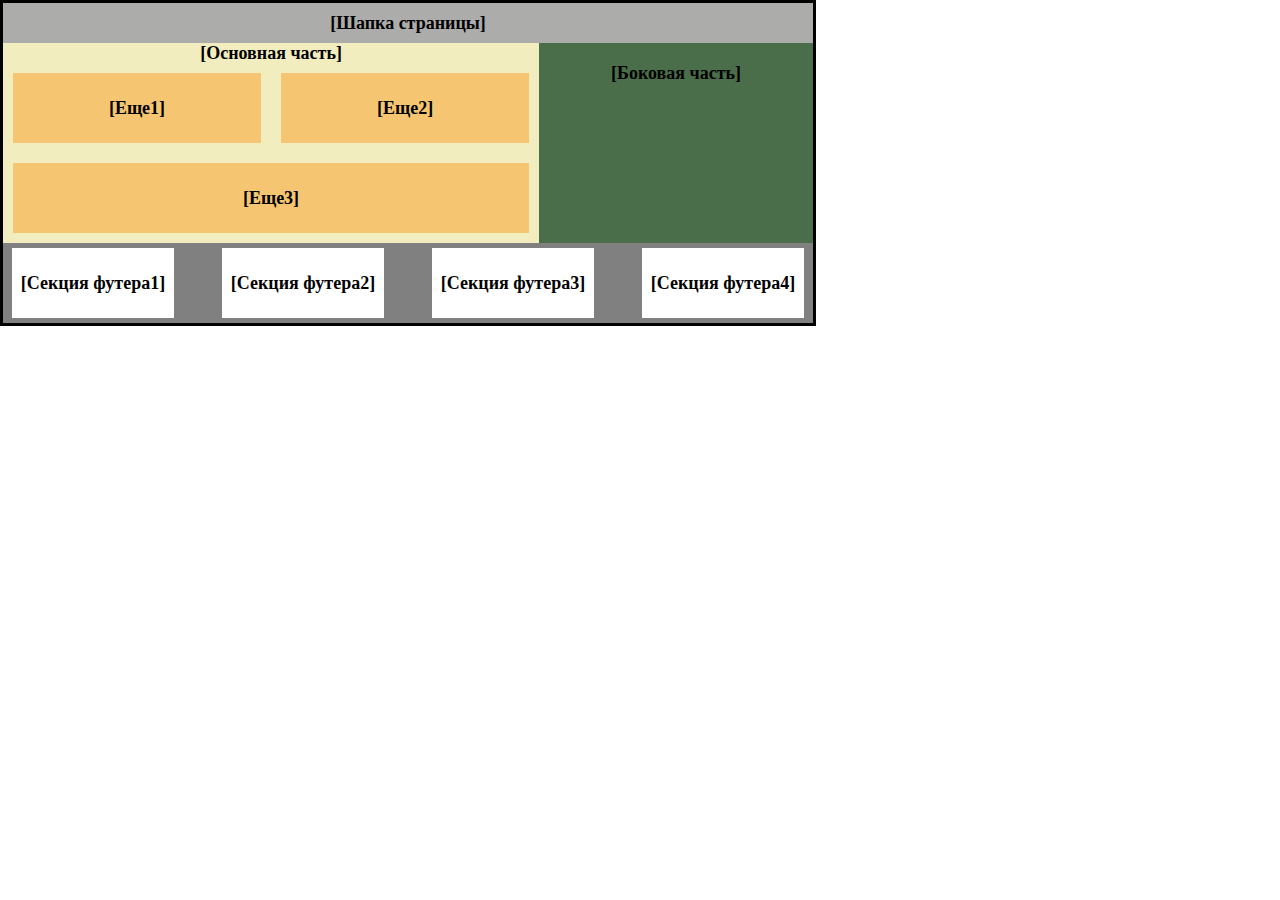
<file: index.html>
<!DOCTYPE html>
<html lang="en">

<head>
    <meta charset="UTF-8">
    <meta http-equiv="X-UA-Compatible" content="IE=edge">
    <meta name="viewport" content="width=device-width, initial-scale=1.0">
    <link rel="stylesheet" href="/styles/styles.css">
    <link rel="stylesheet" href="/styles/normalize.css">
    <title>Table Grid</title>

</head>

<body>
    <div class="container">
        <header class="header" style="background-color: rgba(152, 152, 150, 0.805);"> [Шапка страницы]</header>
        <main class="main">
            <div class="main1" style="background-color: rgba(237, 233, 176, 0.805);">[Основная часть]
                <section>
                    <div class="else1" style="background-color: rgb(246, 197, 113);">[Еще1]</div>
                    <div class="else1" style="background-color:rgb(246, 197, 113);">[Еще2]</div>
                </section>
                <article>
                    <div class="else2" style="background-color: rgb(246, 197, 113);">[Еще3]</div>
                </article>
            </div>

            <aside class="sidebar" style="background-color: rgb(74, 110, 74)">[Боковая часть]</aside>
        </main>
        <footer class="footer">
            <div class="foot">[Секция футера1]</div>
            <div class="foot">[Секция футера2]</div>
            <div class="foot">[Секция футера3]</div>
            <div class="foot">[Секция футера4]</div>
        </footer>
    </div>
</body>

</html>
</file>
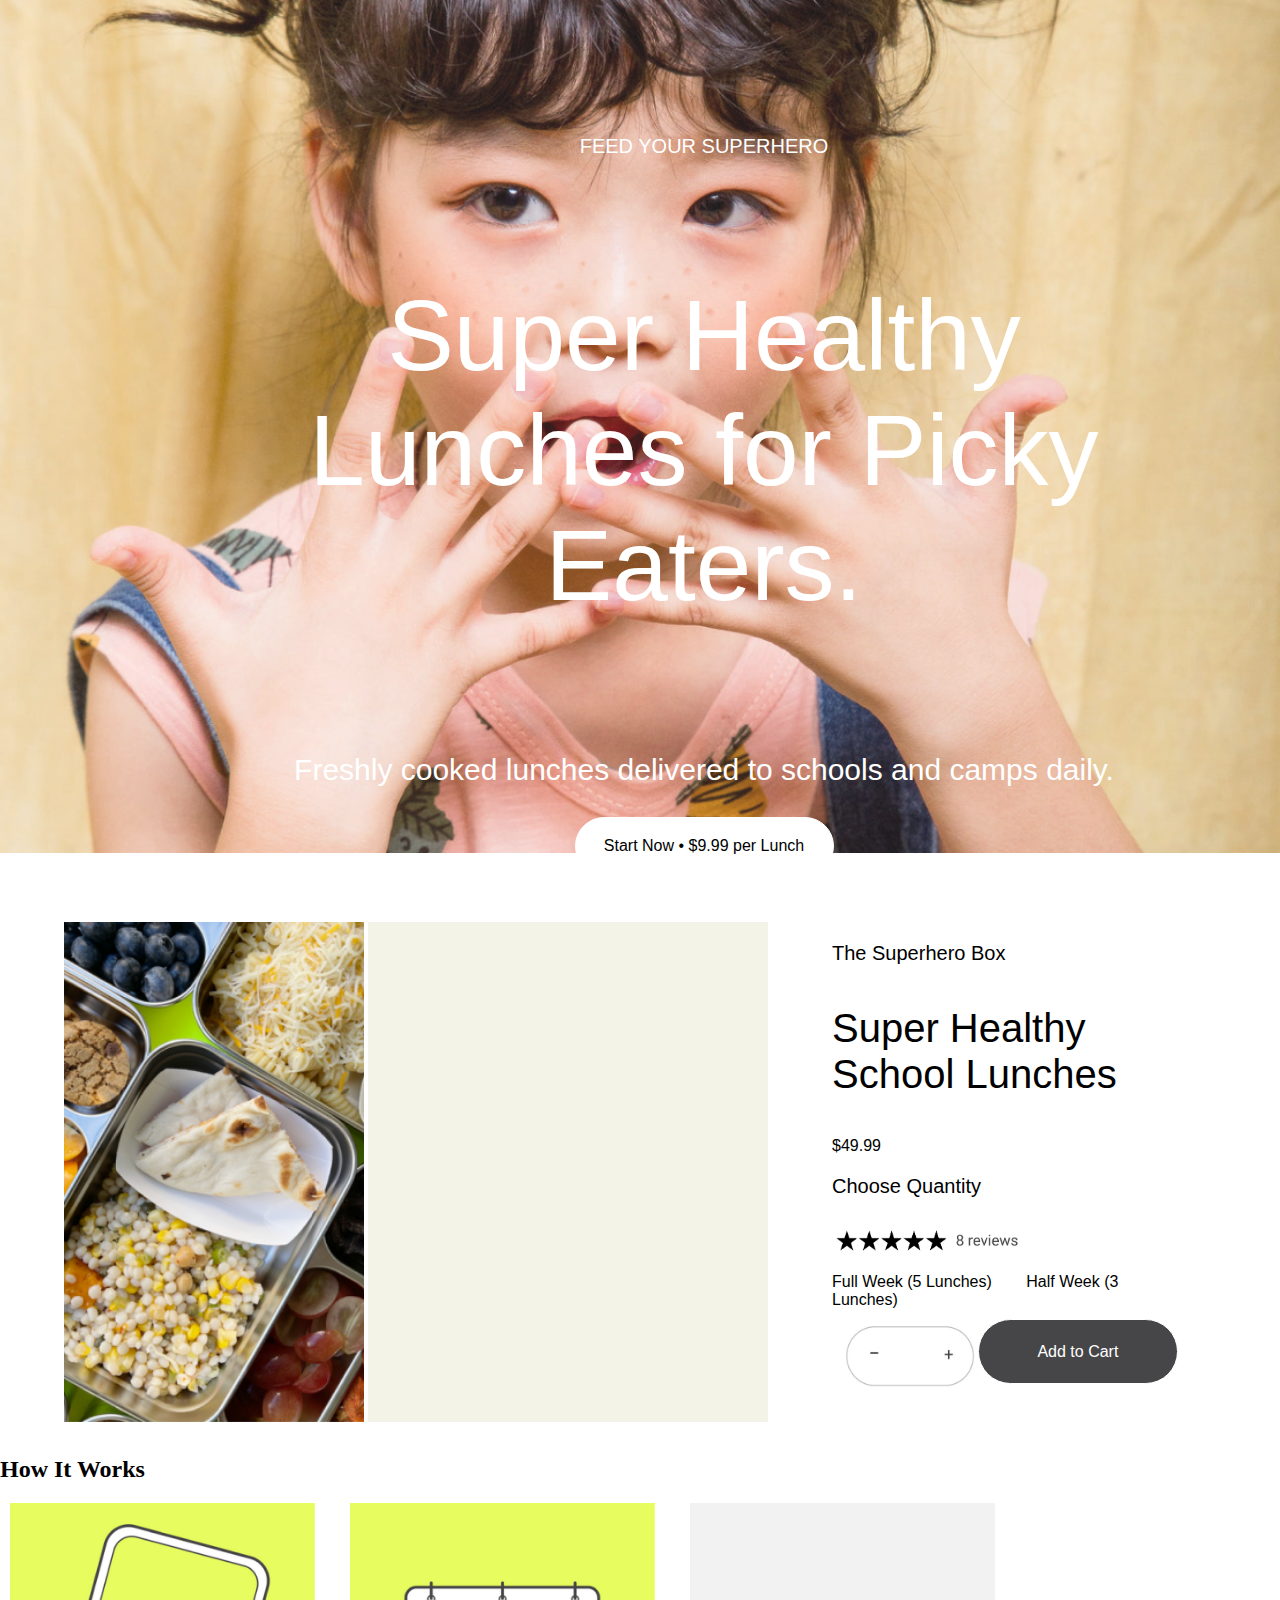
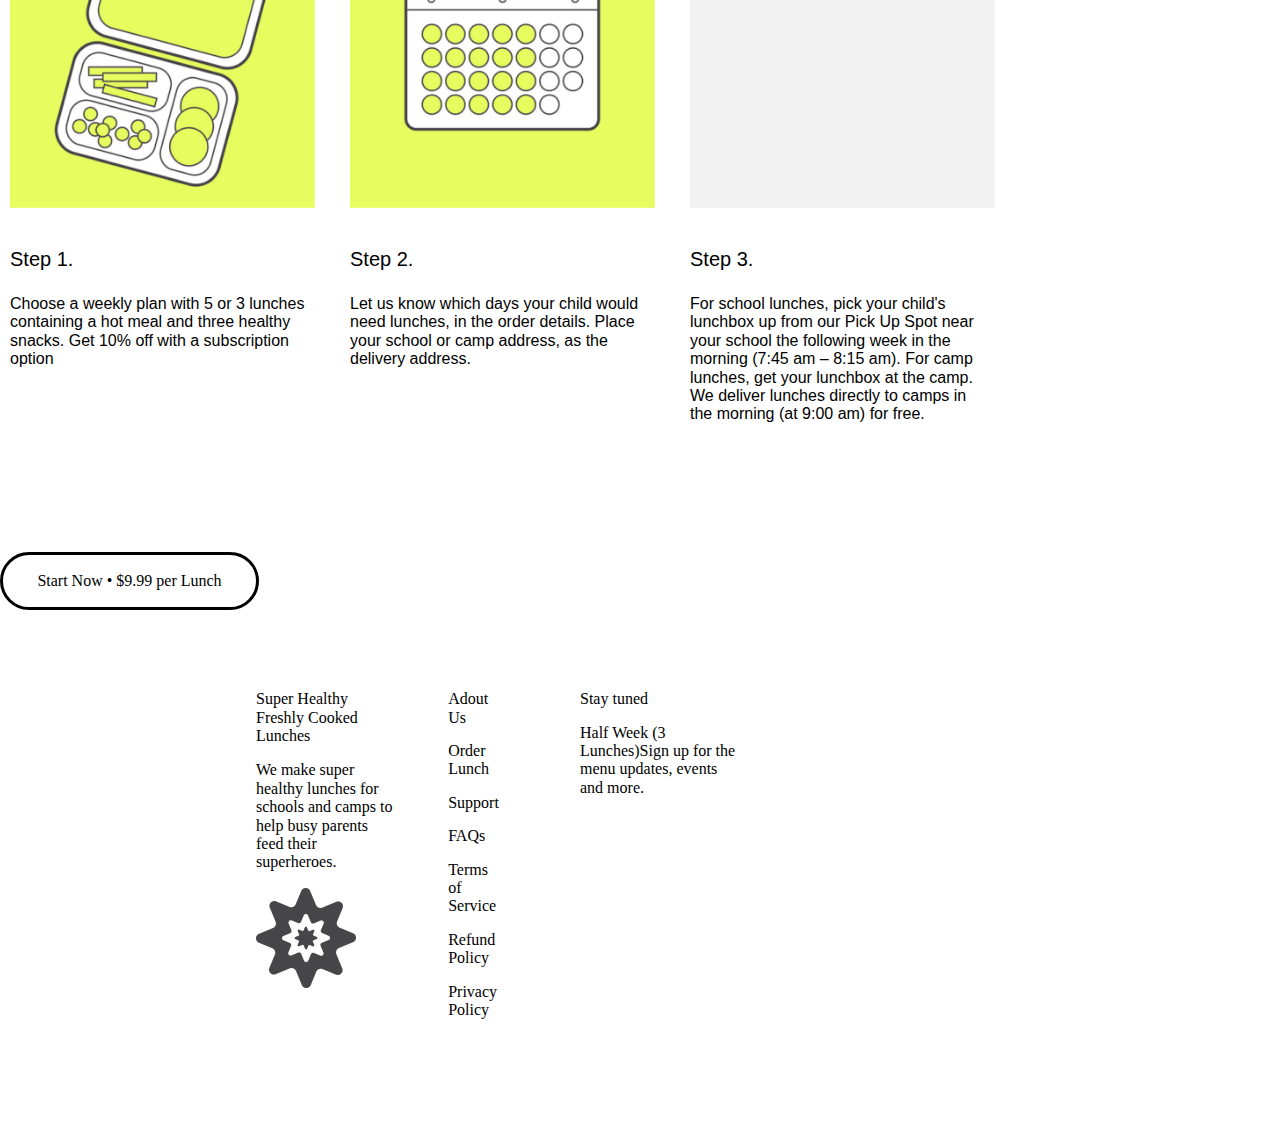
<file: hw6-layout/index.html>
<!DOCTYPE html>
<html lang="en">

<head>
    <meta charset="UTF-8">
    <meta http-equiv="X-UA-Compatible" content="IE=edge">
    <meta name="viewport" content="width=device-width, initial-scale=1.0">
    <link rel="shortcut icon" href="assets/images/meal.png">
    <link rel="stylesheet" href="assets/styles/normalize.css">
    <link rel="stylesheet" href="assets/styles/styles.css">
    <link rel="preconnect" href="https://fonts.googleapis.com">
    <link rel="preconnect" href="https://fonts.gstatic.com" crossorigin>
    <link
        href="https://fonts.googleapis.com/css2?family=Amatic+SC:wght@700&family=EB+Garamond:ital,wght@1,500&family=Jost:wght@800;900&family=Pacifico&family=Roboto+Slab&family=Source+Sans+Pro:wght@300;400;900&display=swap"
        rel="stylesheet">
    <title>HealthyLunch</title>
</head>


<body>
    <header>
        <div class="photos">
            <img class="mainphoto" src="assets/images/IMAGE5.png" alt="girl">
            <div class="infoheader">
                <p style='font-size: 20px;'> FEED YOUR SUPERHERO</p>
                <p style="font-size: 100px;">Super Healthy Lunches for Picky Eaters.</p>
                <p style='font-size: 30px;'>Freshly cooked lunches delivered to schools and camps daily.</p>

                <button>
                    Start Now • $9.99 per Lunch
                </button>
            </div>
    </header>
    <main>
        <section class="container">

            <div>
                <img class="food" src="assets/images/IMAGE6.png" alt="food" height="500px" width="300px">
                <img class="food" src="assets/images/Rectangleeat.png" height="500px" width="400px">
            </div>

            <aside>
                <p style="font-size: 20px;">The Superhero Box</p>
                <p style="font-size: 40px;">Super Healthy School Lunches</p>
                <p style="font-size: 28px;"></p>$49.99</p>
                <p style="font-size: 20px;">Choose Quantity</p>
                <img id="review" src="assets/images/stars.jpg" alt="stars">
                <div><a class="choose" href="choose.html"> Full Week (5 Lunches)</a>
                    <a class="choose" href="choose.html"> Half Week (3 Lunches)</a>
                </div>
                <div class="fullhalf">
                    <img src="assets/images/butt.jpg" alt="+-" height="90px" width="150px">

                    <button id="blackbutton">
                        Add to Cart
                    </button>
                </div>
            </aside>
        </section>
        <h2>How It Works</h2>
        <article>

            <img src="assets/images/IMAGE8.png" alt="lunchbox">
            <img src="assets/images/IMAGE7.png" alt="lunchbox">
            <img src="assets/images/12sq.png">
            <p id="step">Step 1.</p>
            <p id="step">Step 2.</p>
            <p id="step">Step 3.</p>
            <p>Choose a weekly plan with 5 or 3 lunches containing a hot meal and three healthy snacks. Get 10% off
                with
                a subscription option</p>

            <p>Let us know which days your child would need lunches, in the order details. Place your school or camp
                address, as the delivery address.

            <p> For school lunches, pick your child's lunchbox up from our Pick Up Spot
                near your school the following week in the morning (7:45 am – 8:15 am). For camp lunches, get your
                lunchbox
                at the camp. We deliver lunches directly to camps in the morning (at 9:00 am) for free.</p>

        </article>
        <button id="yellowbutton">
            Start Now • $9.99 per Lunch
        </button>

    </main>
    <footer>

        <div>
            <p> Super Healthy Freshly Cooked Lunches </p>
            <p>We make super healthy lunches for schools and camps to help busy parents feed their superheroes.</p>
            <img src="assets/images/logo.png" alt="logo">
        </div>
        <nav id="mainmenu">

            <a class="choose" href="aboutus.html"> Adout Us</a>
            <a class="choose" href="order.html"> Order Lunch </a>
            <a class="choose" href="support.html"> Support </a>
            <a class="choose" href="faqs.html"> FAQs </a>
            <a class="choose" href="service.html"> Terms of Service </a>
            <a class="choose" href="refund.html"> Refund Policy </a>
            <a class="choose" href="privace.html"> Privacy Policy </a>


        </nav>
        <div id="mainmenu">
            <a class="choose" href="choose.html"> Stay tuned</a>
            <a class="choose" href="choose.html"> Half Week (3 Lunches)Sign up for the menu updates, events and
                more.</a>
        </div>
    </footer>


</body>

</html>
</file>
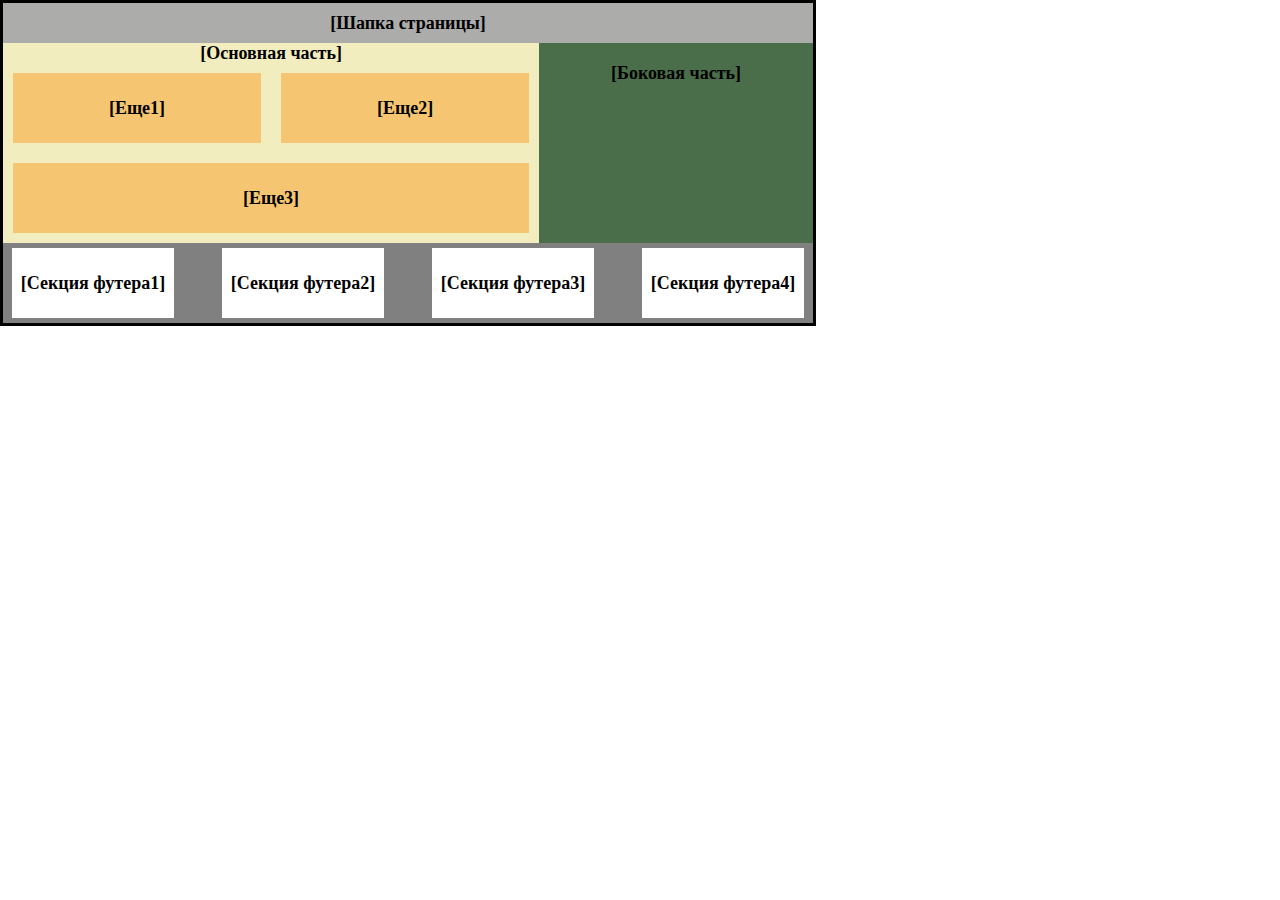
<file: hw6-layout/table/index.html>
<!DOCTYPE html>
<html lang="en">

<head>
    <meta charset="UTF-8">
    <meta http-equiv="X-UA-Compatible" content="IE=edge">
    <meta name="viewport" content="width=device-width, initial-scale=1.0">
    <link rel="stylesheet" href="styles/styles.css">
    <link rel="stylesheet" href="styles/normalize.css">

    <title>Table Grid</title>

</head>

<body>
    <div class="container">
        <header class="header" style="background-color: rgba(152, 152, 150, 0.805);"> [Шапка страницы]</header>
        <main class="main">
            <div class="main1" style="background-color: rgba(237, 233, 176, 0.805);">[Основная часть]
                <section>
                    <div class="else1" style="background-color: rgb(246, 197, 113);">[Еще1]</div>
                    <div class="else1" style="background-color:rgb(246, 197, 113);">[Еще2]</div>
                </section>
                <article>
                    <div class="else2" style="background-color: rgb(246, 197, 113);">[Еще3]</div>
                </article>
            </div>

            <aside class="sidebar" style="background-color: rgb(74, 110, 74)">[Боковая часть]</aside>
        </main>
        <footer class="footer">
            <div class="foot">[Секция футера1]</div>
            <div class="foot">[Секция футера2]</div>
            <div class="foot">[Секция футера3]</div>
            <div class="foot">[Секция футера4]</div>
        </footer>
    </div>
</body>

</html>
</file>
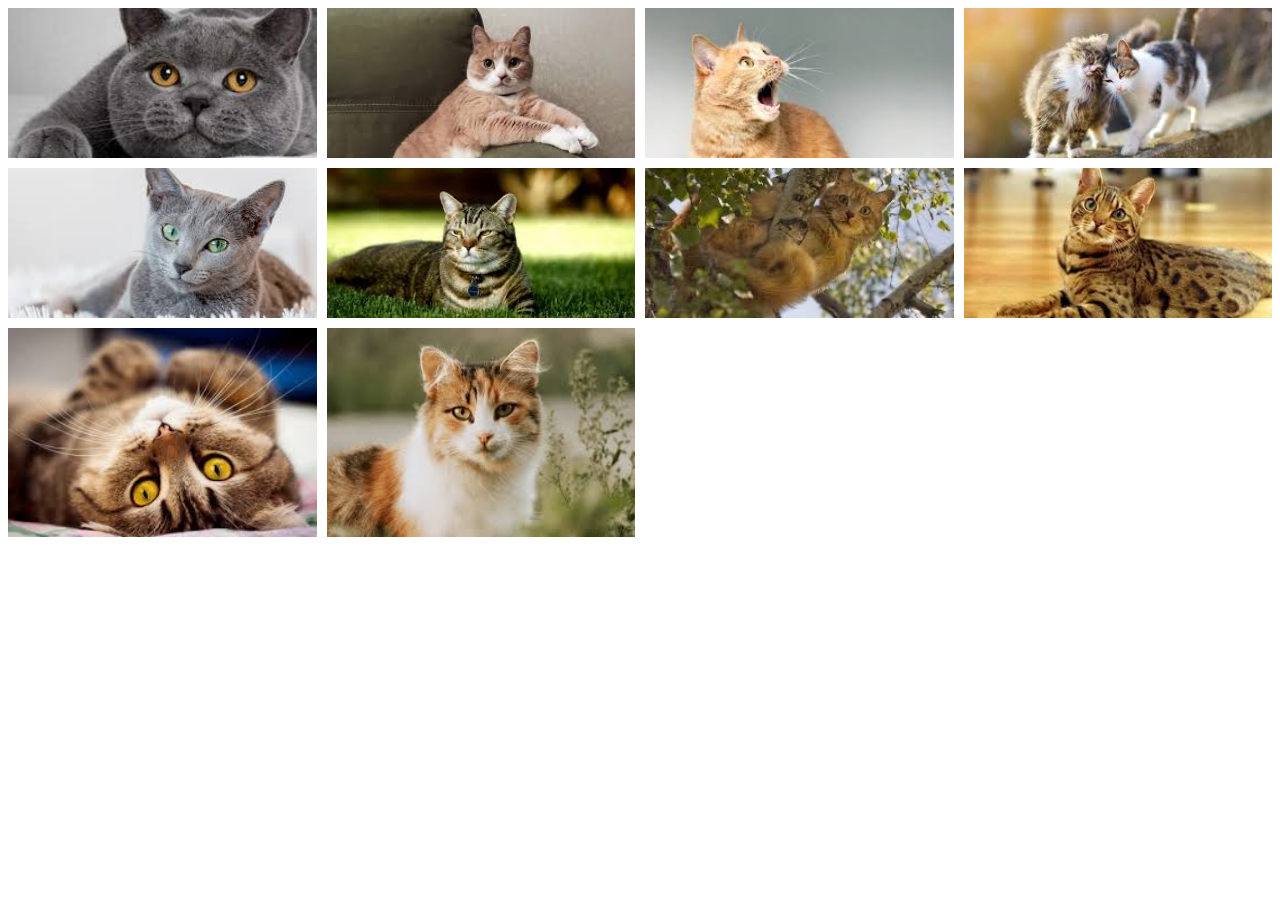
<file: hw7/animation/index.html>
<!DOCTYPE html>
<html lang="en">

<head>
    <meta charset="UTF-8">
    <meta http-equiv="X-UA-Compatible" content="IE=edge">
    <meta name="viewport" content="width=device-width, initial-scale=1.0">
    <title>Document</title>
    <style>
        .container {
            display: grid;
            grid-template-columns: repeat(auto-fit, minmax(250px, 1fr));
            grid-template-rows: repeat(2, 150px);
            grid-gap: 10px;
        }

        .container>div>img {
            width: 100%;
            height: 100%;
            object-fit: cover;
        }
    </style>
</head>

<body>

    <div class="container">
        <div> <img src="assets/images/cat.jpg" alt="cat"></div>
        <div> <img src="assets/images/cat1.jpg" alt="cat"></div>
        <div> <img src="assets/images/cat2.jpg" alt="cat"></div>
        <div> <img src="assets/images/cat3.jpg" alt="cat"></div>
        <div> <img src="assets/images/cat4.jpg" alt="cat"></div>
        <div> <img src="assets/images/cat5.jpg" alt="cat"></div>
        <div> <img src="assets/images/cat6.jpg" alt="cat"></div>
        <div> <img src="assets/images/cat7.jpg" alt="cat"></div>
        <div> <img src="assets/images/cat8.jpg" alt="cat"></div>
        <div> <img src="assets/images/cat9.jpg" alt="cat"></div>


    </div>


</body>

</html>
</file>
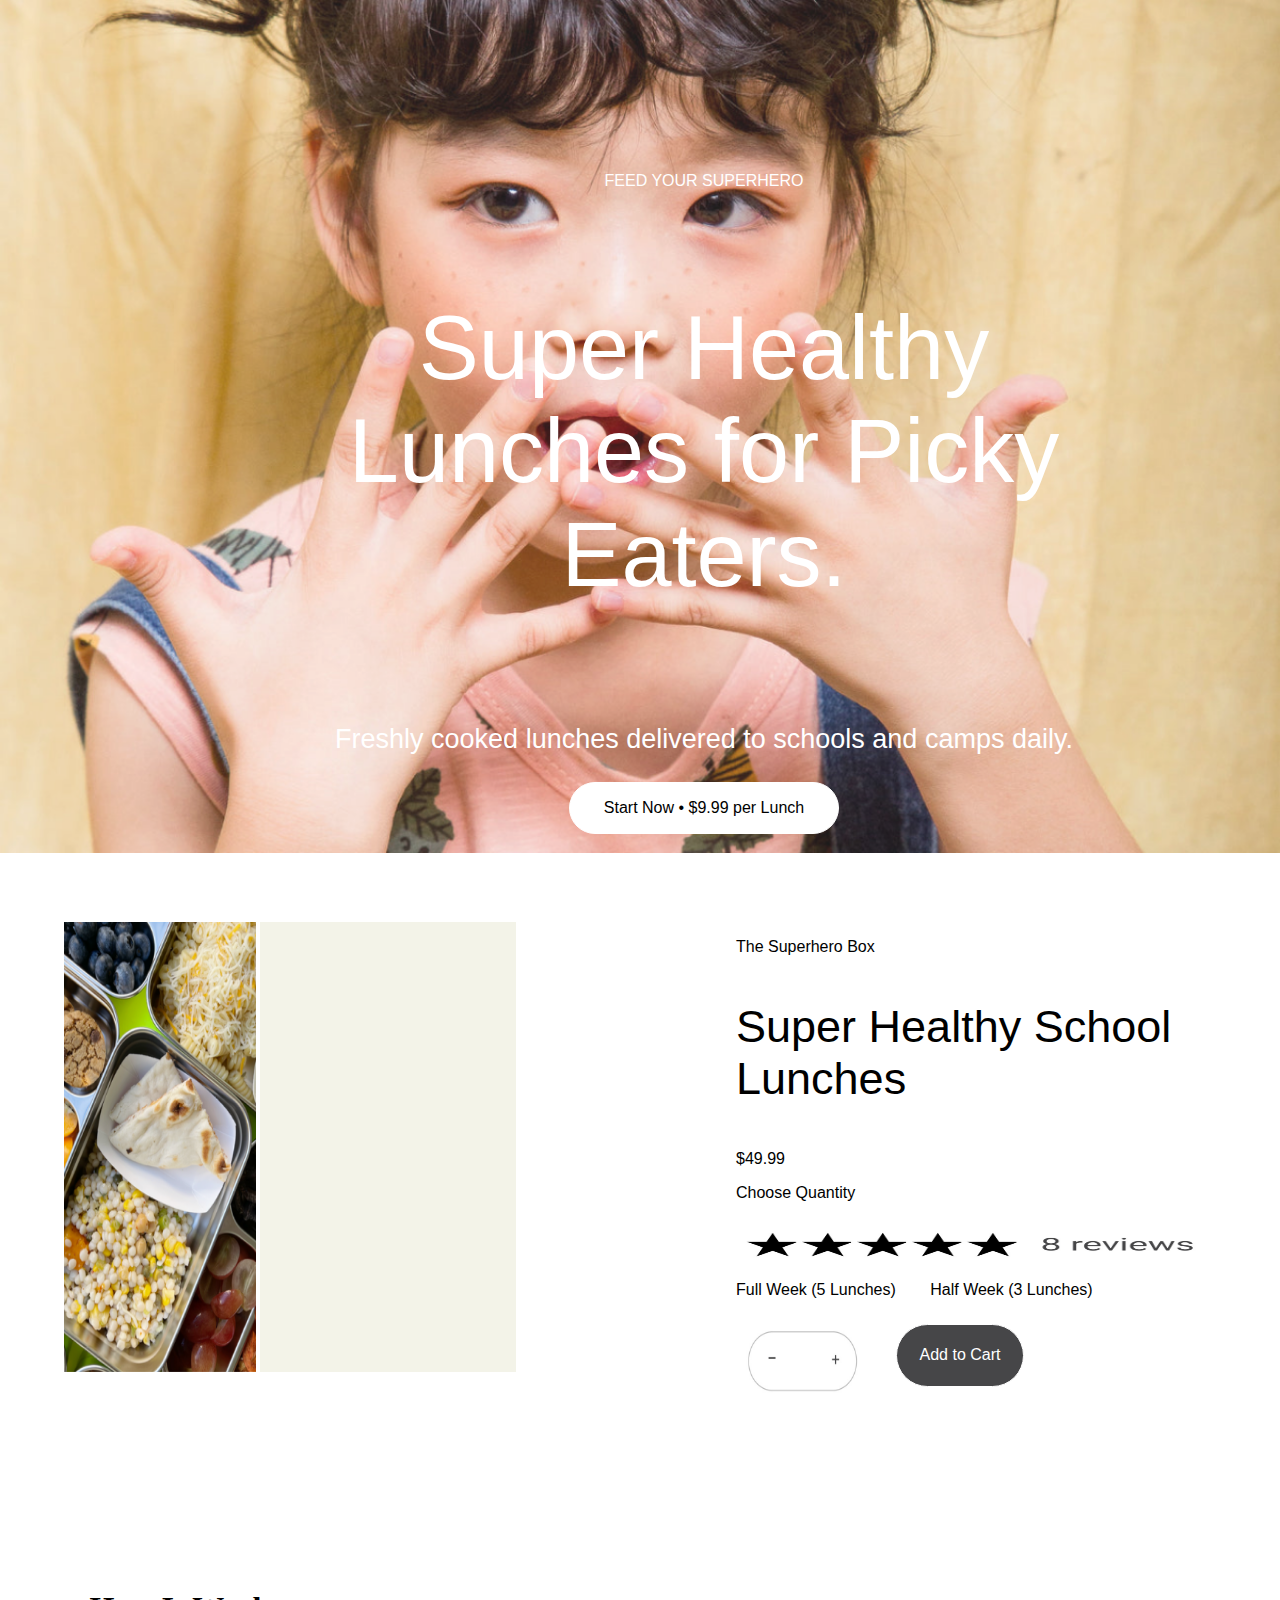
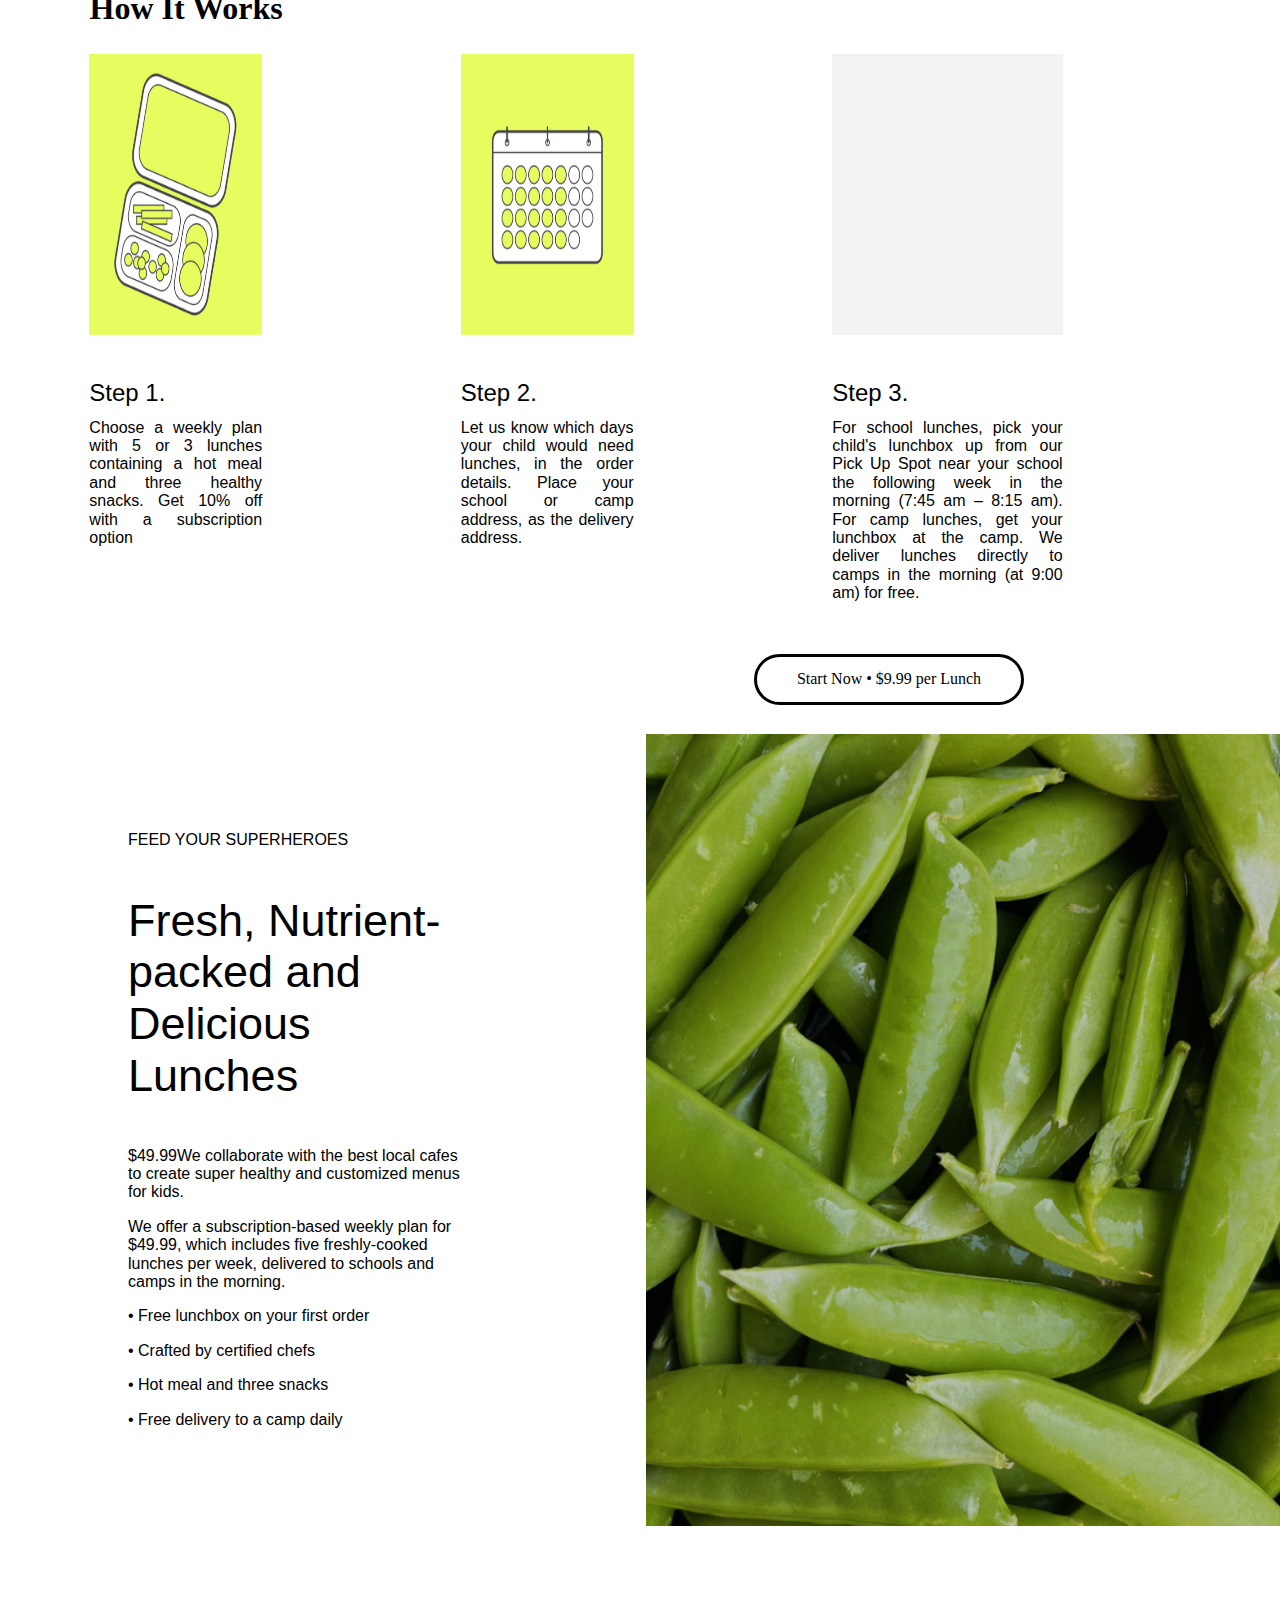
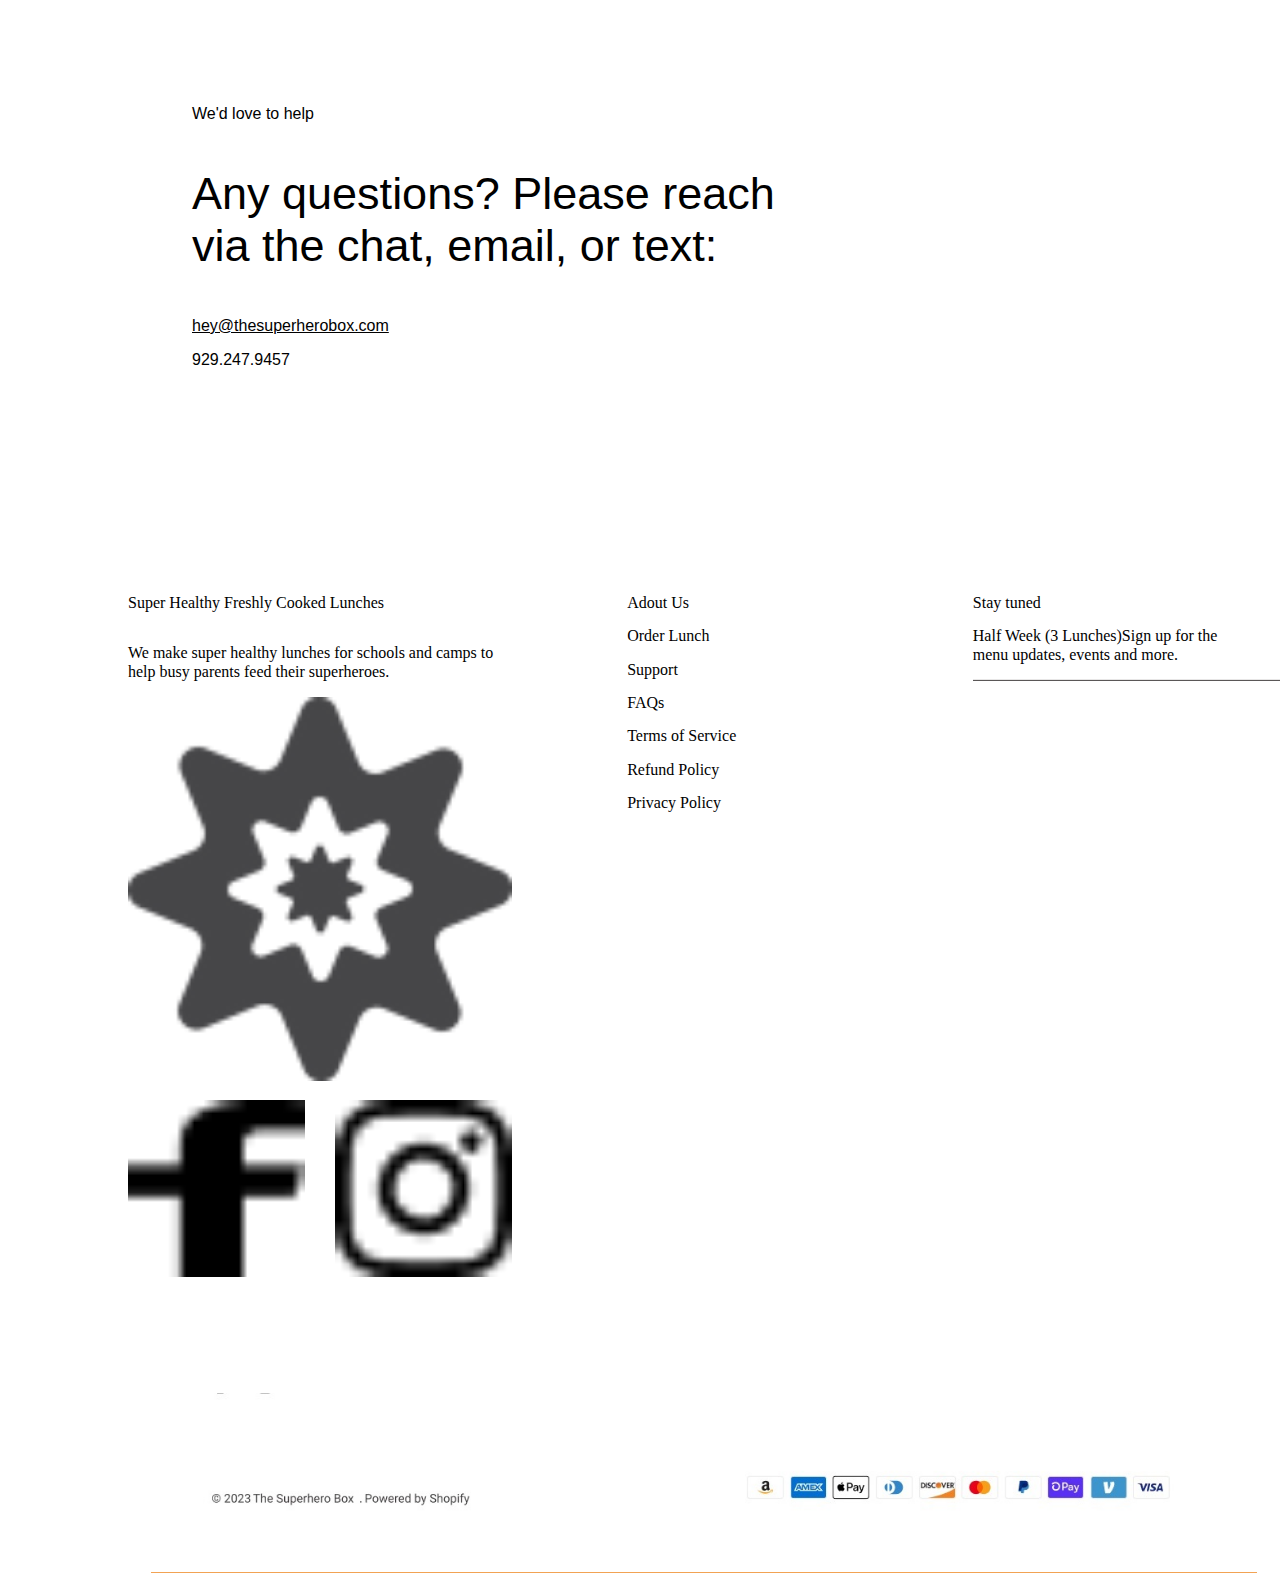
<file: hw7/lunchbox/index.html>
<!DOCTYPE html>
<html lang="en">

<head>
    <meta charset="UTF-8">
    <meta http-equiv="X-UA-Compatible" content="IE=edge">
    <meta name="viewport" content="width=device-width, initial-scale=1.0">

    <link rel="shortcut icon" href="assets/images/meal.png">
    <link rel="stylesheet" href="assets/styles/normalize.css">
    <link rel="stylesheet" href="assets/styles/styles.css">
    <link rel="preconnect" href="https://fonts.googleapis.com">
    <link rel="preconnect" href="https://fonts.gstatic.com" crossorigin>
    <link
        href="https://fonts.googleapis.com/css2?family=Amatic+SC:wght@700&family=EB+Garamond:ital,wght@1,500&family=Jost:wght@800;900&family=Pacifico&family=Roboto+Slab&family=Source+Sans+Pro:wght@300;400;900&display=swap"
        rel="stylesheet">
    <title>HealthyLunch</title>
</head>


<body>
    <div class="container">
        <header>
            <div class="photos">
                <img class="mainphoto" src="assets/images/IMAGE5.png" alt="girl">
                <div class="infoheader">
                    <p class="size20"> FEED YOUR SUPERHERO</p>
                    <p class="size100">Super Healthy Lunches for Picky Eaters.</p>
                    <p class="size30">Freshly cooked lunches delivered to schools and camps daily.</p>

                    <button>
                        Start Now • $9.99 per Lunch
                    </button>
                </div>
            </div>
        </header>
        <main>
            <section class="first">

                <div class="food">
                    <img id="food" src="assets/images/IMAGE6.png" alt="food">
                    <img id="square" src="assets/images/Rectangleeat.png">
                </div>

                <aside>
                    <p>The Superhero Box</p>
                    <p class="size50">Super Healthy School Lunches</p>
                    <p>$49.99</p>
                    <p>Choose Quantity</p>
                    <img id="review" src="assets/images/stars.jpg" alt="stars">
                    <div><a class="choose" href="choose.html"> Full Week (5 Lunches)</a>
                        <a class="choose" href="choose.html"> Half Week (3 Lunches)</a>
                    </div>
                    <div class="fullhalf">
                        <img id="butplus" src="assets/images/butt.jpg" alt="+-">

                        <button id="blackbutton">
                            Add to Cart
                        </button>
                    </div>
                </aside>
            </section>

            <h2>How It Works</h2>

            <section class="second">


                <img src="assets/images/IMAGE8.png" alt="lunchbox">
                <img src="assets/images/IMAGE7.png" alt="lunchbox">
                <img src="assets/images/12sq.png">
                <p class="step">Step 1.</p>
                <p class="step">Step 2.</p>
                <p class="step">Step 3.</p>
                <p>Choose a weekly plan with 5 or 3 lunches containing a hot meal and three healthy snacks. Get 10% off
                    with
                    a subscription option</p>

                <p>Let us know which days your child would need lunches, in the order details. Place your school or camp
                    address, as the delivery address.

                <p> For school lunches, pick your child's lunchbox up from our Pick Up Spot
                    near your school the following week in the morning (7:45 am – 8:15 am). For camp lunches, get your
                    lunchbox
                    at the camp. We deliver lunches directly to camps in the morning (at 9:00 am) for free.</p>

            </section>
            <button id="yellowbutton">
                Start Now • $9.99 per Lunch
            </button>


            <section class="third">


                <div>
                    <p>FEED YOUR SUPERHEROES</p>
                    <p class="size50">Fresh, Nutrient-packed and Delicious Lunches</p>
                    <p>$49.99We collaborate with the best local cafes to create super healthy
                        and customized menus for kids.</p>
                    <p>We offer a subscription-based weekly plan for $49.99, which includes five
                        freshly-cooked lunches per week, delivered to schools and camps in the morning. </p>
                    <p>• Free lunchbox on your first order</p>
                    <p>• Crafted by certified chefs</p>
                    <p>• Hot meal and three snacks</p>
                    <p>• Free delivery to a camp daily</p>
                </div>
                <img src="assets/images/bob.png" alt="pea">


            </section>
            <article class="info">

                <div>
                    <p> We'd love to help</p>
                    <p class="size50"> Any questions? Please reach <br> via the chat, email, or text:</p>
                    <a class="mail" href="mail.html"> hey@thesuperherobox.com </a>
                    <p>929.247.9457 </p>

                </div>

            </article>



        </main>
        <footer>

            <div class="biglogo">
                <p> Super Healthy Freshly Cooked Lunches </p>
                <p>We make super healthy lunches for schools and camps to help busy parents feed their superheroes.</p>
                <img src="assets/images/logo.png" alt="logo">
                <div class="network"><img src="assets/images/facebook.png" alt="facebook">
                    <img src="assets/images/ing.png" alt="instagram">
                </div>

            </div>
            <nav id="mainmenu1">

                <a class="choose" href="aboutus.html"> Adout Us</a>
                <a class="choose" href="order.html"> Order Lunch </a>
                <a class="choose" href="support.html"> Support </a>
                <a class="choose" href="faqs.html"> FAQs </a>
                <a class="choose" href="service.html"> Terms of Service </a>
                <a class="choose" href="refund.html"> Refund Policy </a>
                <a class="choose" href="privace.html"> Privacy Policy </a>


            </nav>
            <div id="mainmenu2">
                <a class="choose" href="choose.html"> Stay tuned</a>
                <a class="choose" href="choose.html"> Half Week (3 Lunches)Sign up for the menu updates, events and
                    more.</a>
                <img src="assets/images/line.png" alt="line">
            </div>
            <div class="card"> <img src="assets/images/cards.jpg" alt="info"></div>


        </footer>

    </div>
</body>

</html>
</file>
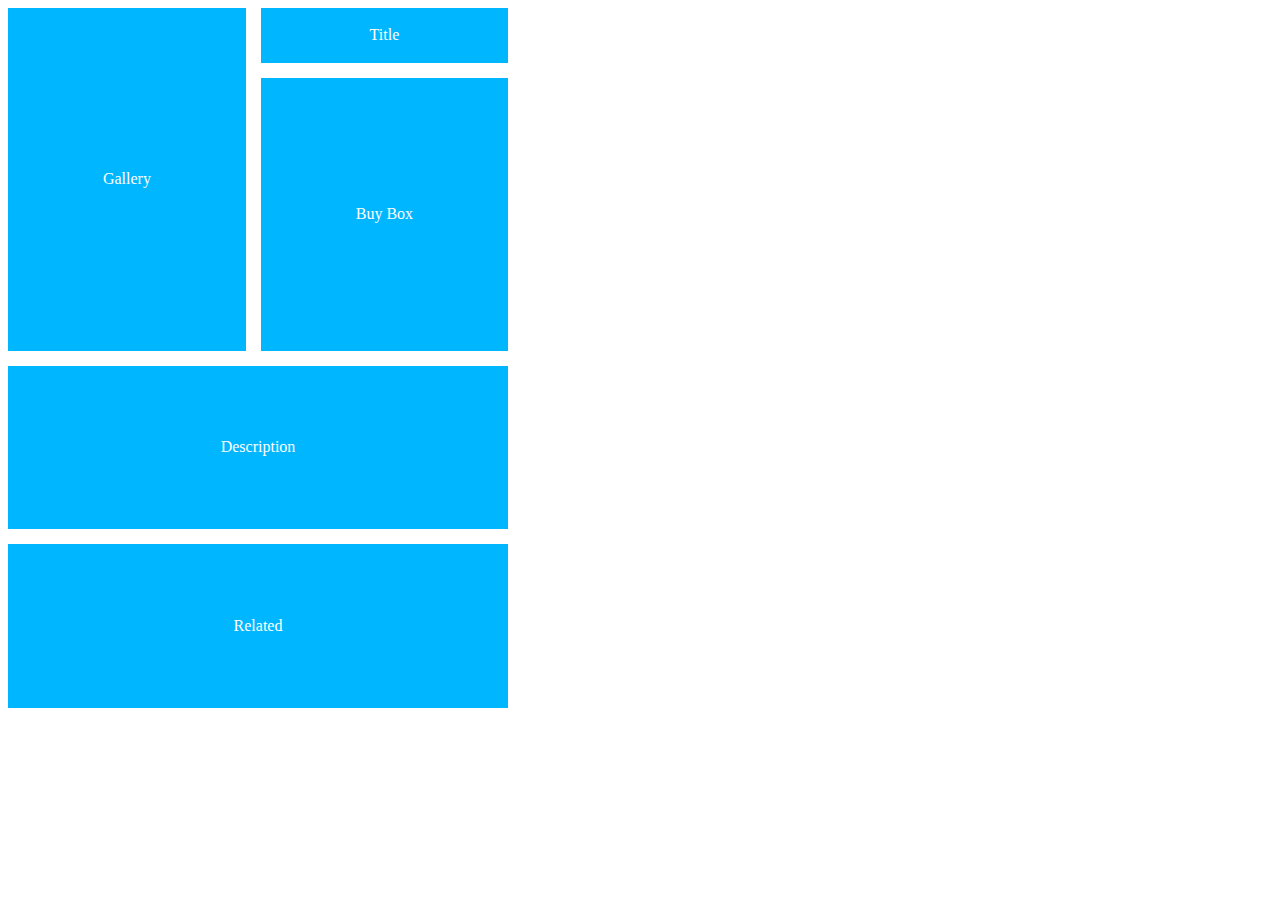
<file: hw8/bluetable/index.html>
<!DOCTYPE html>
<html lang="en">

<head>
    <meta charset="UTF-8">
    <meta http-equiv="X-UA-Compatible" content="IE=edge">
    <meta name="viewport" content="width=device-width, initial-scale=1.0">

    <title>bluetable</title>

    <style>
        .container {
            display: grid;
            background-color: white;
            color: white;
            align-items: stretch;
            justify-content: stretch;
            grid-template-rows: 50% 50%;
            grid-template-rows: 1fr 5fr 3fr 3fr;
            gap: 15px;
            height: 700px;
            width: 500px;
        }


        .gallery {
            background-color: rgb(0, 183, 255);
            display: grid;
            grid-column: 1/2;
            grid-row: 1/3;

            height: 100%;
            width: 100%;
            justify-content: center;
            align-items: center;

        }

        .title {
            background-color: rgb(0, 183, 255);
            display: grid;
            grid-column: 2/3;
            grid-row: 1/2;
            justify-content: center;
            align-items: center;
        }

        .buy {
            background-color: rgb(0, 183, 255);
            display: grid;
            grid-column: 2/3;
            grid-row: 2/3;
            justify-content: center;
            align-items: center;

        }

        .desc {
            background-color: rgb(0, 183, 255);
            display: grid;
            grid-column: 1/3;
            grid-row: 3/4;
            justify-content: center;
            align-items: center;

        }

        .related {
            background-color: rgb(0, 183, 255);
            display: grid;
            grid-column: 1/3;
            grid-row: 4/5;
            justify-content: center;
            align-items: center;

        }
    </style>

</head>

<body>
    <div class="container">

        <div class="gallery">Gallery</div>
        <div class="title">Title</div>
        <div class="buy">Buy Box</div>
        <div class="desc">Description</div>
        <div class="related">Related</div>


    </div>
    <link href="https://cdn.jsdelivr.net/npm/bootstrap@5.2.2/dist/css/bootstrap.min.css" rel="stylesheet"
        integrity="sha384-Zenh87qX5JnK2Jl0vWa8Ck2rdkQ2Bzep5IDxbcnCeuOxjzrPF/et3URy9Bv1WTRi" crossorigin="anonymous">
    <script src="https://cdn.jsdelivr.net/npm/@popperjs/core@2.11.6/dist/umd/popper.min.js"
        integrity="sha384-oBqDVmMz9ATKxIep9tiCxS/Z9fNfEXiDAYTujMAeBAsjFuCZSmKbSSUnQlmh/jp3"
        crossorigin="anonymous"></script>
    <script src="https://cdn.jsdelivr.net/npm/bootstrap@5.2.2/dist/js/bootstrap.min.js"
        integrity="sha384-IDwe1+LCz02ROU9k972gdyvl+AESN10+x7tBKgc9I5HFtuNz0wWnPclzo6p9vxnk"
        crossorigin="anonymous"></script>
    <script src="https://cdn.jsdelivr.net/npm/@popperjs/core@2.11.6/dist/umd/popper.min.js"
        integrity="sha384-oBqDVmMz9ATKxIep9tiCxS/Z9fNfEXiDAYTujMAeBAsjFuCZSmKbSSUnQlmh/jp3"
        crossorigin="anonymous"></script>
    <script src="https://cdn.jsdelivr.net/npm/bootstrap@5.2.2/dist/js/bootstrap.min.js"
        integrity="sha384-IDwe1+LCz02ROU9k972gdyvl+AESN10+x7tBKgc9I5HFtuNz0wWnPclzo6p9vxnk"
        crossorigin="anonymous"></script>
</body>

</html>
</file>
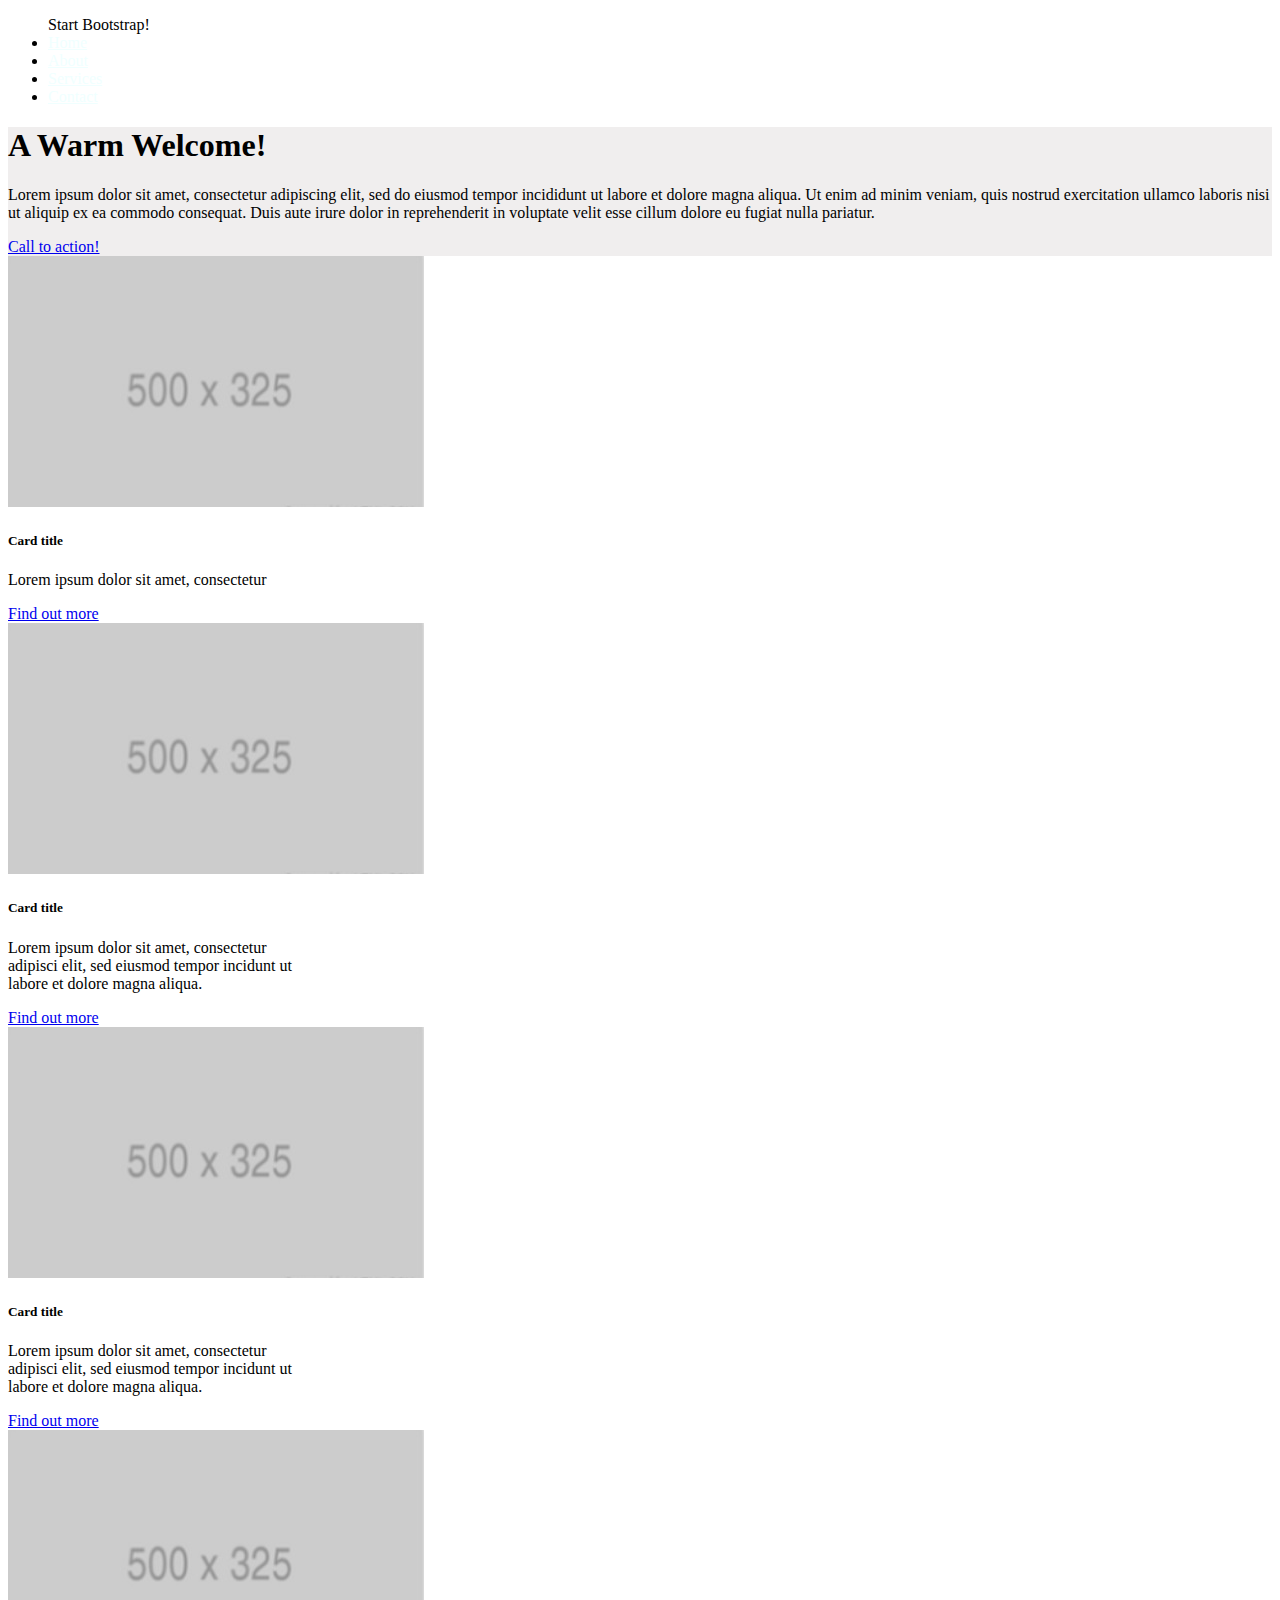
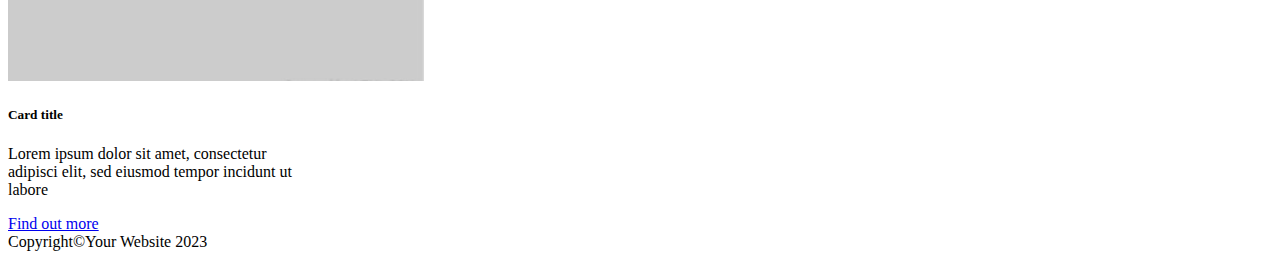
<file: hw8/bootstrap/index.html>
<!DOCTYPE html>
<html lang="en">

<head>
    <meta charset="UTF-8">
    <meta http-equiv="X-UA-Compatible" content="IE=edge">
    <meta name="viewport" content="width=device-width, initial-scale=1.0 shrink-to-fit=no">
    <link href="https://cdn.jsdelivr.net/npm/bootstrap@5.2.2/dist/css/bootstrap.min.css" rel="stylesheet"
        integrity="sha384-Zenh87qX5JnK2Jl0vWa8Ck2rdkQ2Bzep5IDxbcnCeuOxjzrPF/et3URy9Bv1WTRi" crossorigin="anonymous">
    <title>Document</title>
</head>
<style>
    .nav-link {
        color: azure;
    }

    .box {
        background-color: rgb(240, 238, 238);
    }
</style>

<body>

    <div class="cards">
        <div class="card-header   text-white bg-dark justify-content-around p-3">

            <ul class="nav nav-pills card-header-pills ">
                <div class="col">Start Bootstrap!</div>
                <li class="nav-item ">
                    <a class="nav-link" href="#">Home</a>
                </li>
                <li class="nav-item">
                    <a class="nav-link" href="#">About</a>
                </li>
                <li class="nav-item">
                    <a class="nav-link" href="#">Services</a>
                </li>
                <li class="nav-item">
                    <a class="nav-link" href="#">Contact</a>
                </li>
            </ul>
        </div>

        <div class="card-body p-3">
            <div class="card  ">
                <div class="box justify-content-start p-3">
                    <h1 class="card-title">A Warm Welcome!</h1>
                    <p class="card-text">Lorem ipsum dolor sit amet, consectetur adipiscing elit, sed do eiusmod tempor
                        incididunt ut labore et dolore magna aliqua. Ut enim ad minim veniam, quis nostrud exercitation
                        ullamco laboris nisi ut aliquip ex ea commodo consequat. Duis aute irure dolor in reprehenderit
                        in
                        voluptate velit esse cillum dolore eu fugiat nulla pariatur. </p>
                    <a href="#" class="btn btn-primary">Call to action!</a>
                </div>
                <div class="container  justify-content-between">

                    <div class="row g-0 ">
                        <div class="card m-3" style="width: 18rem;">
                            <img class="card-img-top" src="assets/images/123.jpg" alt="Card image cap">
                            <div class="card-body">
                                <h5 class="card-title">Card title</h5>
                                <p class="card-text"> Lorem ipsum dolor sit amet, consectetur </p>
                            </div>
                            <div class="card-footer">
                                <a href="#" class="btn btn-primary">Find out more</a>
                            </div>
                        </div>
                        <div class="card m-3" style=" width: 18rem;">
                            <img class="card-img-top" src="assets/images/123.jpg" alt="Card image cap">
                            <div class="card-body">
                                <h5 class="card-title">Card title</h5>
                                <p class="card-text"> Lorem ipsum dolor sit amet, consectetur adipisci elit, sed eiusmod
                                    tempor incidunt ut labore et dolore magna aliqua.</p>
                            </div>
                            <div class="card-footer">
                                <a href="#" class="btn btn-primary">Find out more</a>
                            </div>
                        </div>
                        <div class="card m-3" style="width: 18rem;">
                            <img class="card-img-top" src="assets/images/123.jpg" alt="Card image cap">
                            <div class="card-body">
                                <h5 class="card-title">Card title</h5>
                                <p class="card-text"> Lorem ipsum dolor sit amet, consectetur adipisci elit, sed eiusmod
                                    tempor incidunt ut labore et dolore magna aliqua. </p>
                            </div>
                            <div class="card-footer">
                                <a href="#" class="btn btn-primary">Find out more</a>
                            </div>
                        </div>
                        <div class="card m-3" style="width: 18rem;">
                            <img class="card-img-top" src="assets/images/123.jpg" alt="Card image cap">
                            <div class="card-body">
                                <h5 class="card-title">Card title</h5>
                                <p class="card-text"> Lorem ipsum dolor sit amet, consectetur adipisci elit, sed eiusmod
                                    tempor incidunt ut labore </p>
                            </div>
                            <div class="card-footer">
                                <a href="#" class="btn btn-primary">Find out more</a>
                            </div>
                        </div>
                    </div>
                </div>
            </div>
        </div>
        <div class="card-footer text-white text-center bg-dark p-3">
            Copyright©Your Website 2023
        </div>


        <script src="https://cdn.jsdelivr.net/npm/@popperjs/core@2.11.6/dist/umd/popper.min.js"
            integrity="sha384-oBqDVmMz9ATKxIep9tiCxS/Z9fNfEXiDAYTujMAeBAsjFuCZSmKbSSUnQlmh/jp3"
            crossorigin="anonymous"></script>
        <script src="https://cdn.jsdelivr.net/npm/bootstrap@5.2.2/dist/js/bootstrap.min.js"
            integrity="sha384-IDwe1+LCz02ROU9k972gdyvl+AESN10+x7tBKgc9I5HFtuNz0wWnPclzo6p9vxnk"
            crossorigin="anonymous"></script>
</body>

</html>
</file>
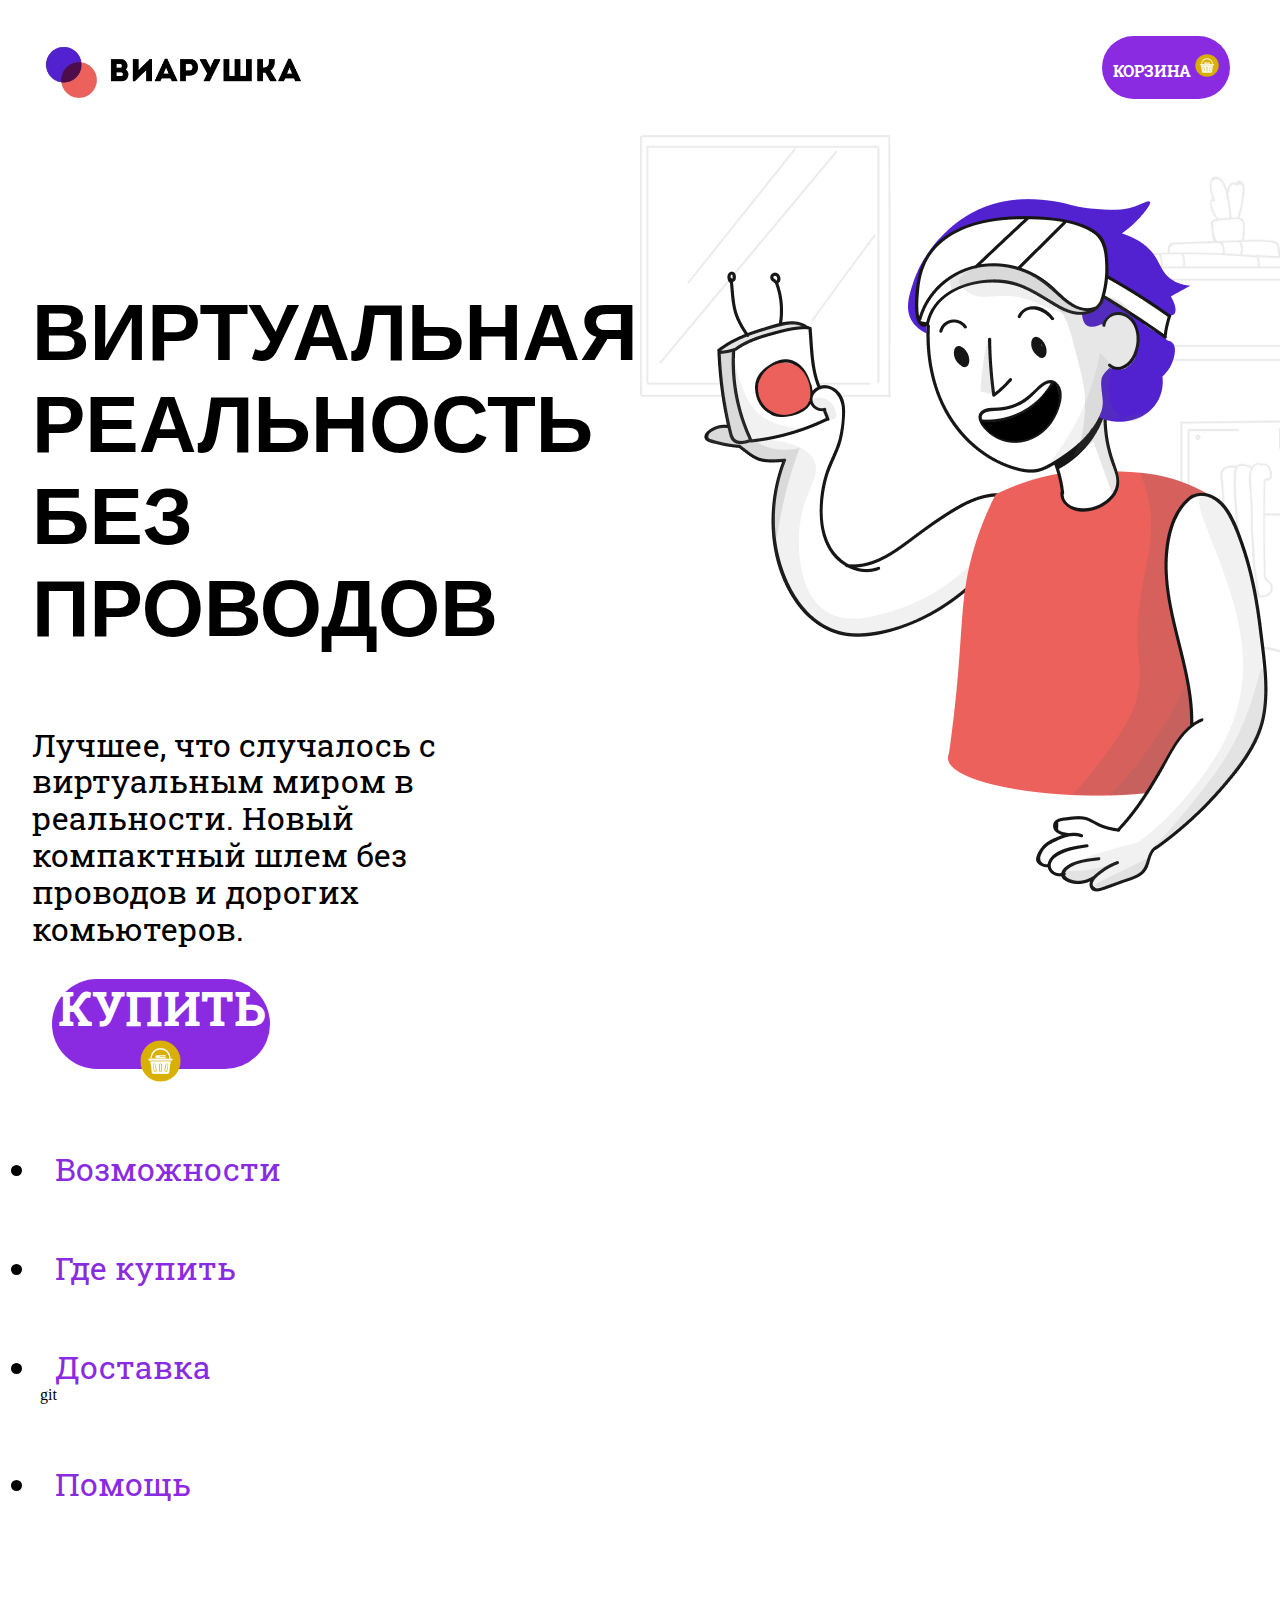
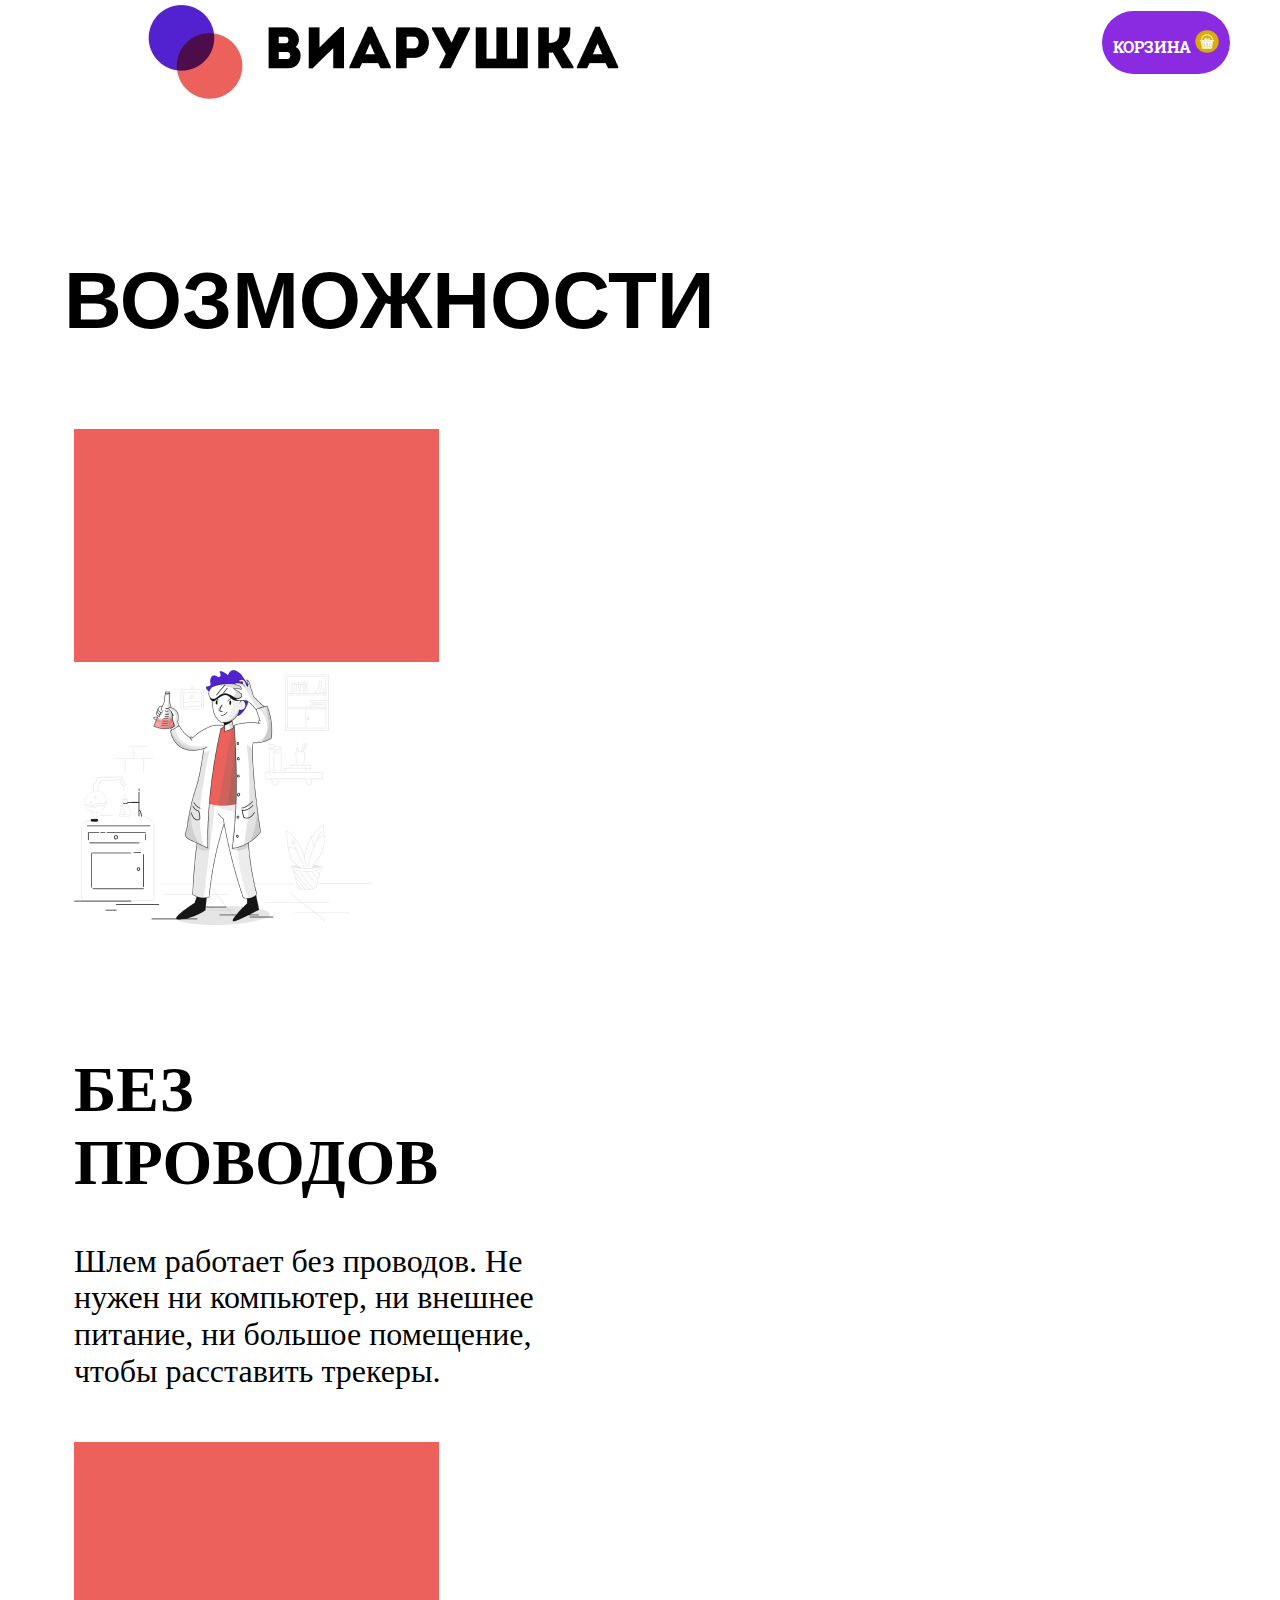
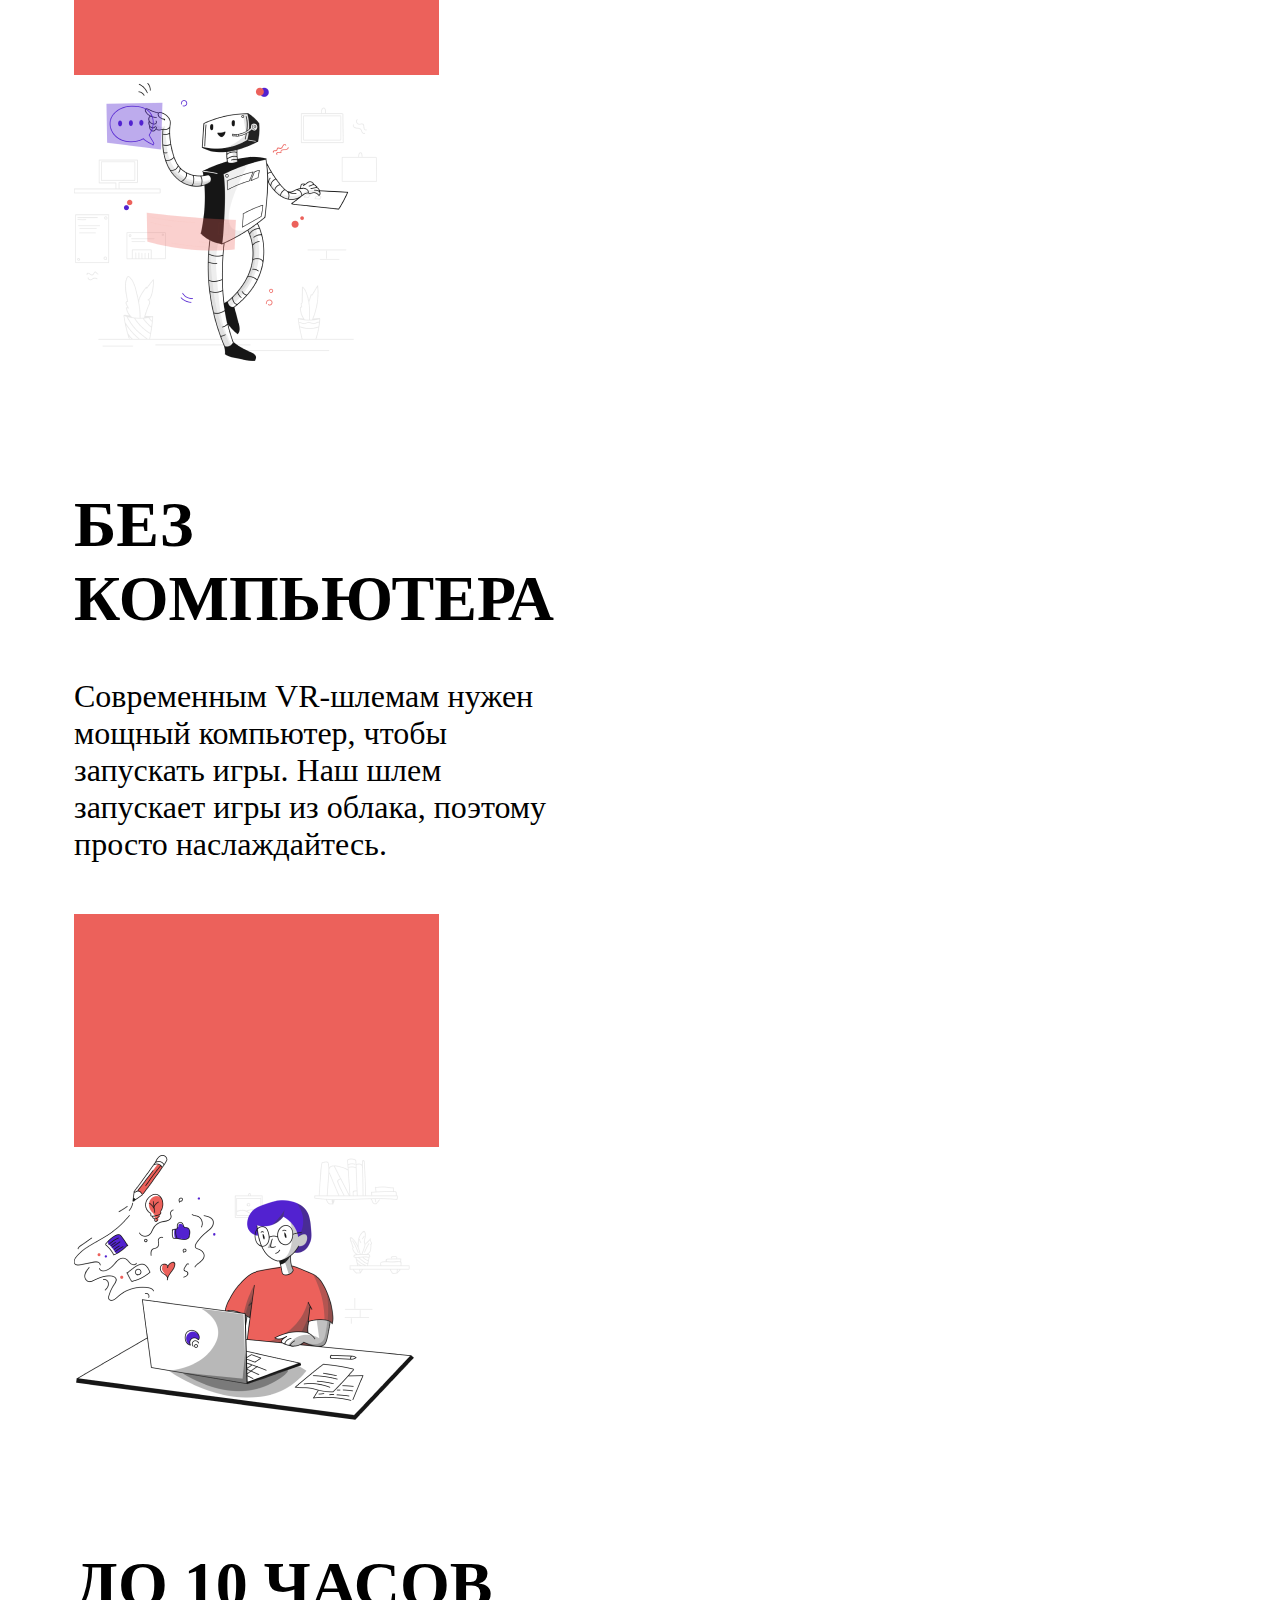
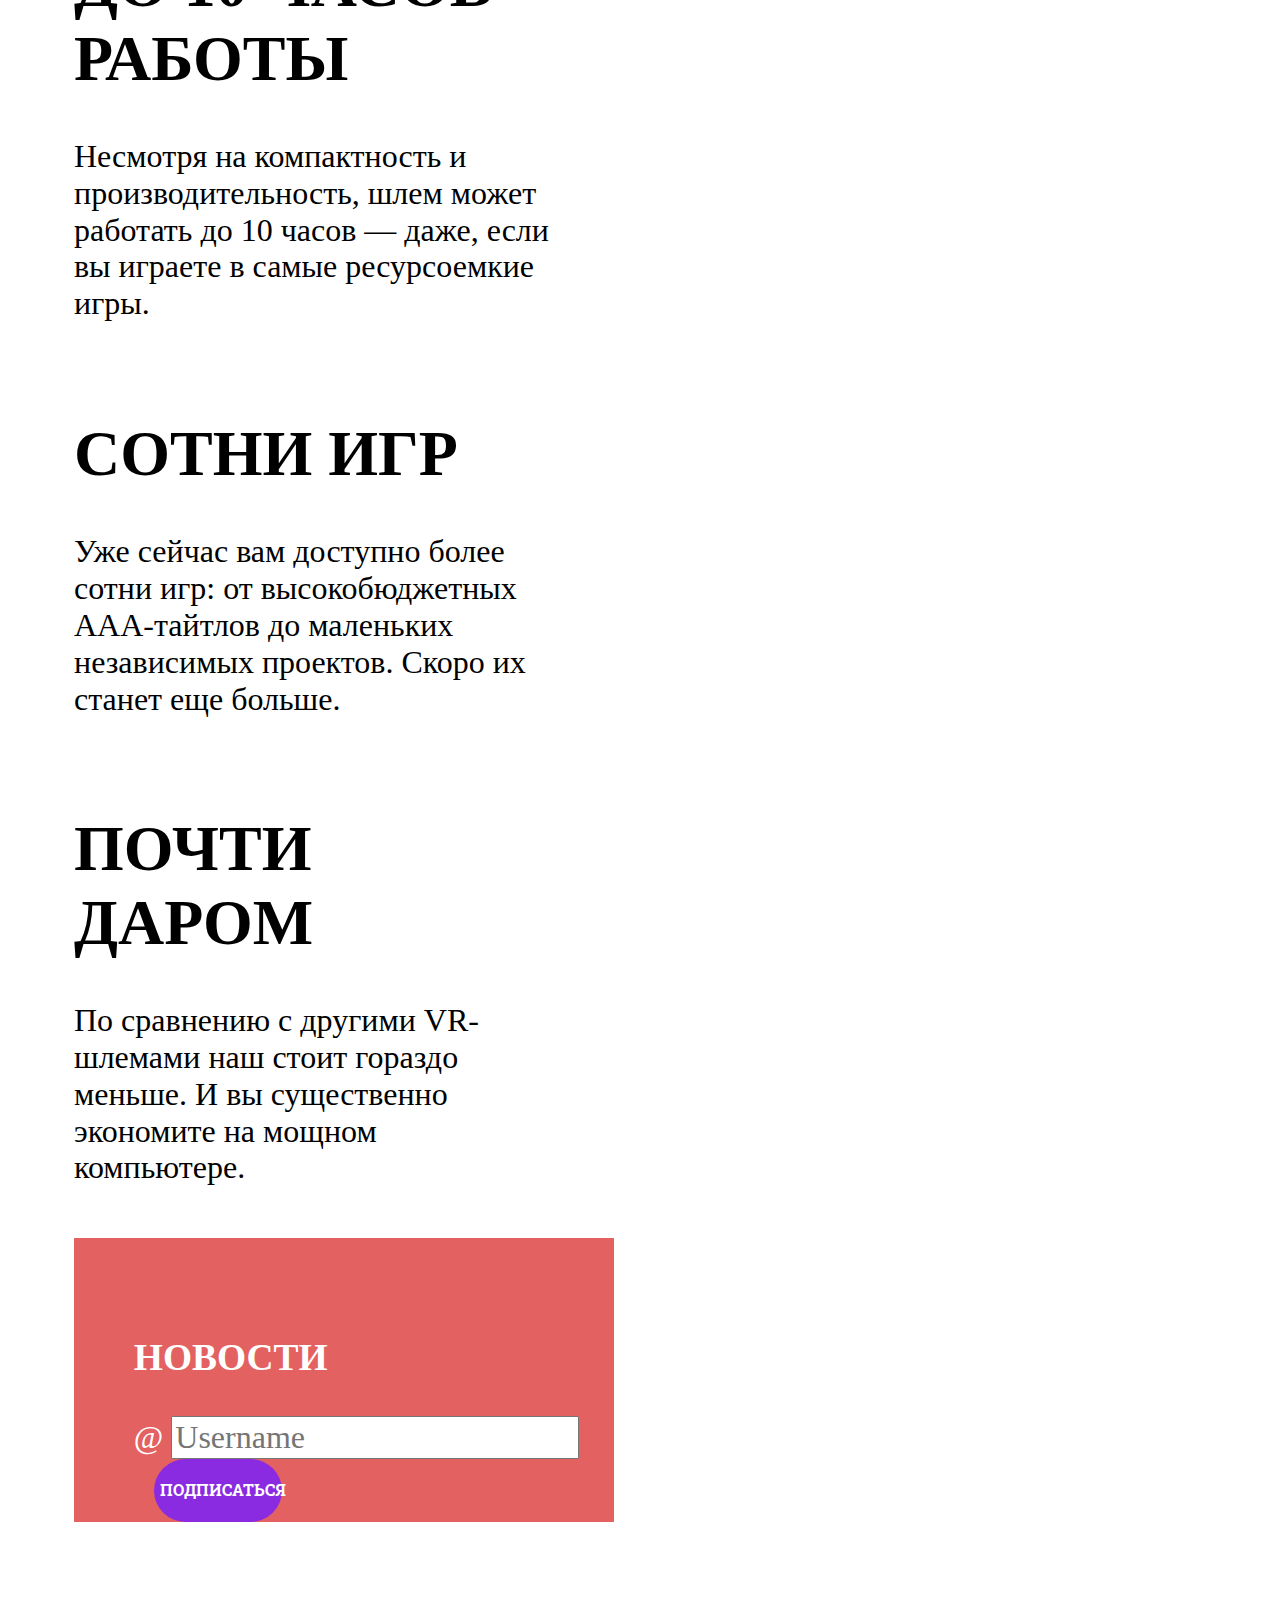
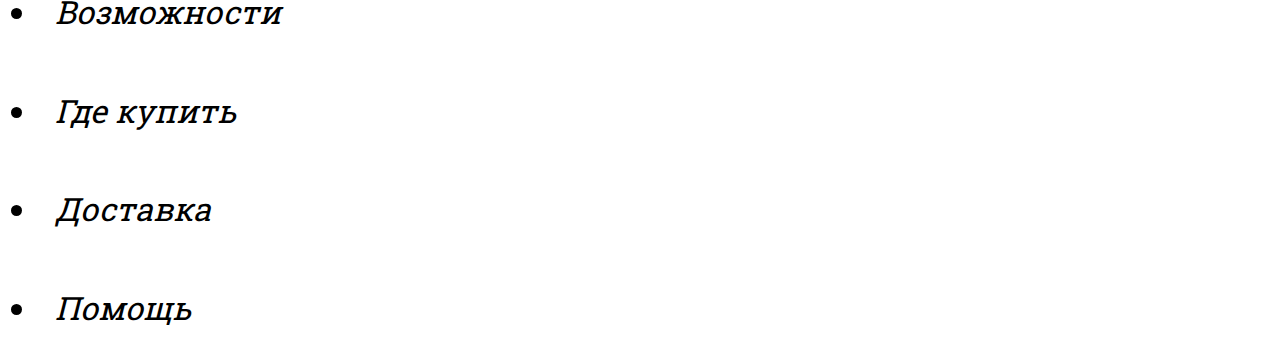
<file: hw8/layout8/index.html>
<!DOCTYPE html>
<html lang="en">

<head>
    <meta charset="UTF-8">
    <meta http-equiv="X-UA-Compatible" content="IE=edge">
    <meta name="viewport" content="width=device-width, initial-scale=1.0 shrink-to-fit=no">
    <link rel="stylesheet" href="assets/styles/styles.css">
    <link rel="stylesheet" href="assets/styles/normalize.css">
    <link href="https://cdn.jsdelivr.net/npm/bootstrap@5.2.2/dist/css/bootstrap.min.css" rel="stylesheet"
        integrity="sha384-Zenh87qX5JnK2Jl0vWa8Ck2rdkQ2Bzep5IDxbcnCeuOxjzrPF/et3URy9Bv1WTRi" crossorigin="anonymous">
    <link href="http://maxcdn.bootstrapcdn.com/font-awesome/4.2.0/css/font-awesome.min.css" rel="stylesheet" />
    <link rel="preconnect" href="https://fonts.googleapis.com">
    <link rel="preconnect" href="https://fonts.gstatic.com" crossorigin>
    <link href="https://fonts.googleapis.com/css2?family=Roboto+Slab:wght@200&display=swap" rel="stylesheet">
    <link rel="preconnect" href="https://fonts.googleapis.com">
    <link rel="preconnect" href="https://fonts.gstatic.com" crossorigin>
    <link href="https://fonts.googleapis.com/css2?family=Roboto+Slab:wght@200&family=Vina+Sans&display=swap"
        rel="stylesheet">



    <title>Document</title>
</head>



<body>
    <header>
        <div class="mainpage">
            <div class="logobut">
                <img class="logobut__logo" src="assets/images/logo.jpg" alt="logo">
                <button class="topbutton">КОРЗИНА <img class="basket" src="assets/images/basket.png" alt="basket">
                </button>
            </div>
            <div class="virtualreal-info">
                <div class="mainbox ">
                    <p class="bigtitle">ВИРТУАЛЬНАЯ РЕАЛЬНОСТЬ БЕЗ ПРОВОДОВ</p>
                    <p class="mainbox__text">Лучшее, что случалось с виртуальным миром в реальности. Новый компактный
                        шлем
                        без проводов и дорогих комьютеров. </p>
                    <button class="button button_bigbutton">КУПИТЬ <img class="basket" src="assets/images/basket.png"
                            alt=""></button>
                </div>


                <div class="pic">
                    <img class="pic__background" src="assets/images/grey.png" alt="greyforms">
                    <img class="pic__guy" src="assets/images/guy.png" alt="guy">
                </div>
            </div>

            <ul class="nav nav-pills card-header-pills ">

                <li class="nav-item ">
                    <a class="nav-head" href="#">Возможности</a>
                </li>
                <li class="nav-item">
                    <a class="nav-head" href="#">Где купить</a>
                </li>
                <li class="nav-item">
                    <a class="nav-head" href="#">Доставка</a>
                </li>git
                <li class="nav-item">
                    <a class="nav-head" href="#">Помощь</a>
                </li>
            </ul>
        </div>
    </header>

    <div class="cards">
        <div class="logobut">
            <img class="Logobut__logo" src="assets/images/logo.jpg" alt="logo">
            <button class="topbutton">КОРЗИНА <img class="basket" src="assets/images/basket.png" alt="basket">
            </button>
        </div>

        <div>
            <p class="bigtitle">ВОЗМОЖНОСТИ</p>
        </div>

        <div class="row row-cols-1 row-cols-md-3 g-4 ">
            <div class=" col">
                <div class="card" style="width: 30rem;">
                    <img class="card-img-top z-1 " src="assets/images/reddack.png" alt="Card image cap">
                    <img class="card-img-top z-2 position-absolute p-2 rounded-3 " src="assets/images/praktikum3.png"
                        alt="Card image cap">
                    <div class="card-body">
                        <h1>БЕЗ ПРОВОДОВ</h1>
                        <p class="card-text"> Шлем работает без проводов. Не нужен ни компьютер, ни
                            внешнее питание, ни большое помещение, чтобы расставить трекеры. </p>


                    </div>
                </div>
            </div>
            <div class="col">
                <div class="card" style=" width: 30rem;">
                    <img class="card-img-top z-1 " src="assets/images/reddack.png" alt="Card image cap">
                    <img class="card-img-top z-2 position-absolute p-2 rounded-3 " src="assets/images/praktikum2.png"
                        alt="Card image cap">

                    <div class="card-body">
                        <h1>БЕЗ КОМПЬЮТЕРА</h1>
                        <p class="card-text"> Современным VR-шлемам нужен мощный компьютер, чтобы
                            запускать игры.
                            Наш шлем запускает игры из облака, поэтому просто наслаждайтесь. </p>


                    </div>
                </div>
            </div>
            <div class="col">
                <div class="card" style="width: 30rem;">
                    <img class="card-img-top z-1 " src="assets/images/reddack.png" alt="Card image cap">
                    <img class="card-img-top z-2 position-absolute p-2 rounded-3 " src="assets/images/praktikum1.png"
                        alt="Card image cap">
                    <div class="card-body">
                        <h1>ДО 10 ЧАСОВ РАБОТЫ</h1>
                        <p class=" card-text">Несмотря на компактность и производительность, шлем может
                            работать до
                            10 часов — даже, если вы играете в самые ресурсоемкие игры. </p>


                    </div>
                </div>
            </div>
            <div class="col">
                <div class="card " style="width: 30rem;">
                    <h1>СОТНИ ИГР</h1>

                    <p class="card-text">Уже сейчас вам доступно более сотни игр: от высокобюджетных
                        ААА-тайтлов
                        до маленьких независимых проектов. Скоро их станет еще больше.</p>

                </div>
            </div>

            <div class="col">
                <div class="card" style="width: 30rem;">

                    <h1>ПОЧТИ ДАРОМ</h1>

                    <p class="card-text">По сравнению с другими VR-шлемами наш стоит гораздо меньше.
                        И вы
                        существенно экономите на мощном компьютере. </p>


                </div>
            </div>
            <div class="col ">
                <div class="card-news" style="width: 30rem;">

                    <h3>НОВОСТИ</h3>

                    <nav class="navbar bg-body-tertiary">
                        <form class="container-fluid">
                            <div class="input-group">
                                <span class="input-group-text" id="basic-addon1">@</span>
                                <input type="text" class="form-control" placeholder="Username" aria-label="Username"
                                    aria-describedby="basic-addon1">
                            </div>
                        </form>
                    </nav>
                    <button class="topbutton">ПOДПИСАТЬСЯ </button>
                </div>

            </div>
        </div>

    </div>
</body>


<footer>
    <div class="row">
        <ul class="nav nav-pills card-header-pills ">

            <li class="nav-item ">
                <a class="nav-footer" href="#">Возможности</a>
            </li>
            <li class="nav-item">
                <a class="nav-footer" href="#">Где купить</a>
            </li>
            <li class="nav-item">
                <a class="nav-footer" href="#">Доставка</a>
            </li>
            <li class="nav-item">
                <a class="nav-footer" href="#">Помощь</a>
            </li>
        </ul>

    </div>



</footer>


<script src="https://cdn.jsdelivr.net/npm/@popperjs/core@2.11.6/dist/umd/popper.min.js"
    integrity="sha384-oBqDVmMz9ATKxIep9tiCxS/Z9fNfEXiDAYTujMAeBAsjFuCZSmKbSSUnQlmh/jp3"
    crossorigin="anonymous"></script>
<script src="https://cdn.jsdelivr.net/npm/bootstrap@5.2.2/dist/js/bootstrap.min.js"
    integrity="sha384-IDwe1+LCz02ROU9k972gdyvl+AESN10+x7tBKgc9I5HFtuNz0wWnPclzo6p9vxnk"
    crossorigin="anonymous"></script>
</body>

</html>
</file>
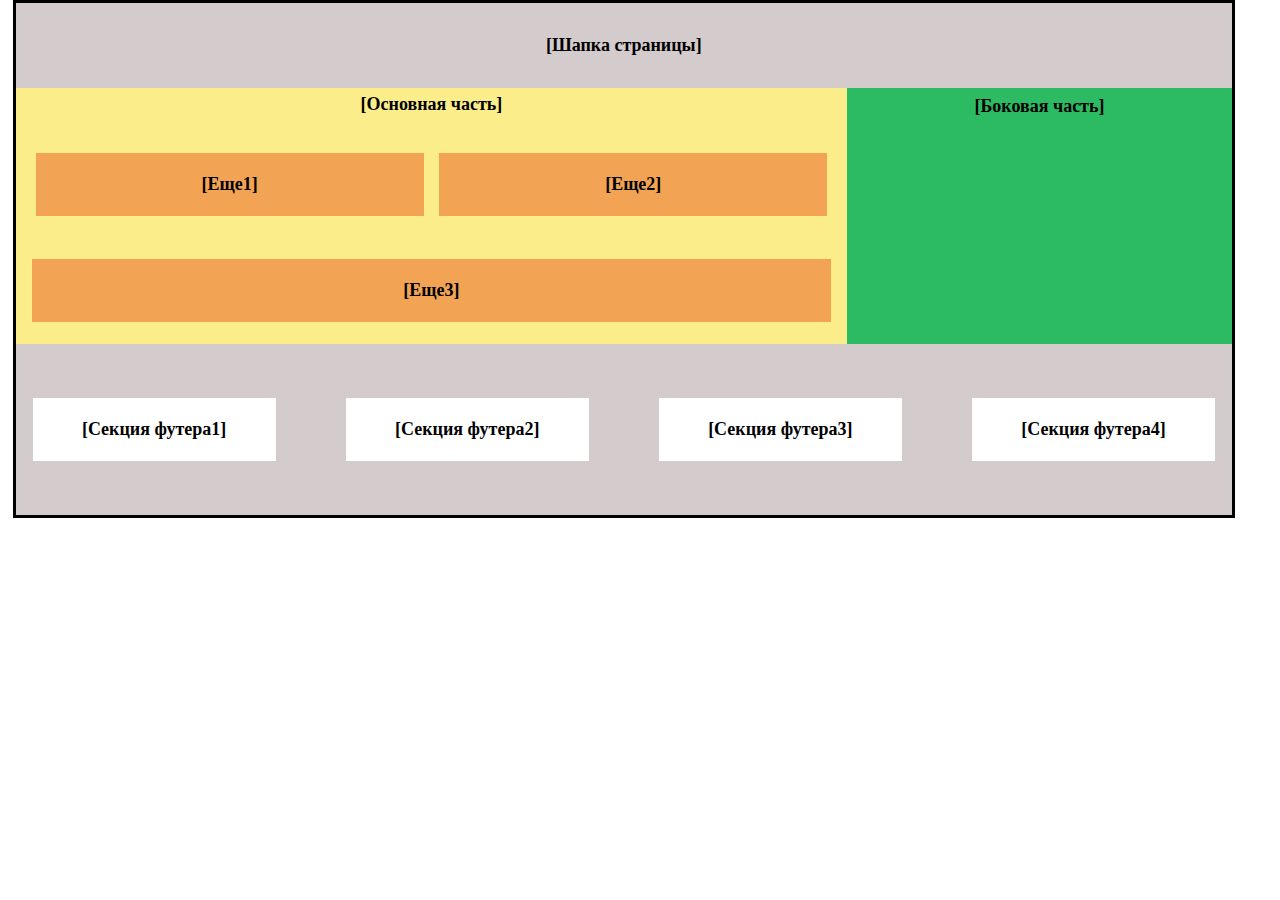
<file: hw7/table/adaptive/index.html>
<!DOCTYPE html>
<html lang="en">

<head>
    <meta charset="UTF-8">
    <meta http-equiv="X-UA-Compatible" content="IE=edge">
    <meta name="viewport" content="width=device-width, initial-scale=1.0">
    <link rel="stylesheet" href="styles/styles.css">
    <link rel="stylesheet" href="styles/normalize.css">

    <title>Table Grid</title>

</head>

<body>
    <div class="container">
        <header class="header"> [Шапка страницы]</header>
        <main class="main">
            <div class="main1">[Основная часть]
                <section>
                    <div class="else1">[Еще1]</div>
                    <div class="else1">[Еще2]</div>
                </section>
                <article>
                    <div class="else2">[Еще3]</div>
                </article>
            </div>

            <aside class="sidebar">[Боковая часть]</aside>
        </main>
        <footer class="footer">
            <div class="foot">[Секция футера1]</div>
            <div class="foot">[Секция футера2]</div>
            <div class="foot">[Секция футера3]</div>
            <div class="foot">[Секция футера4]</div>
        </footer>
    </div>
</body>

</html>
</file>
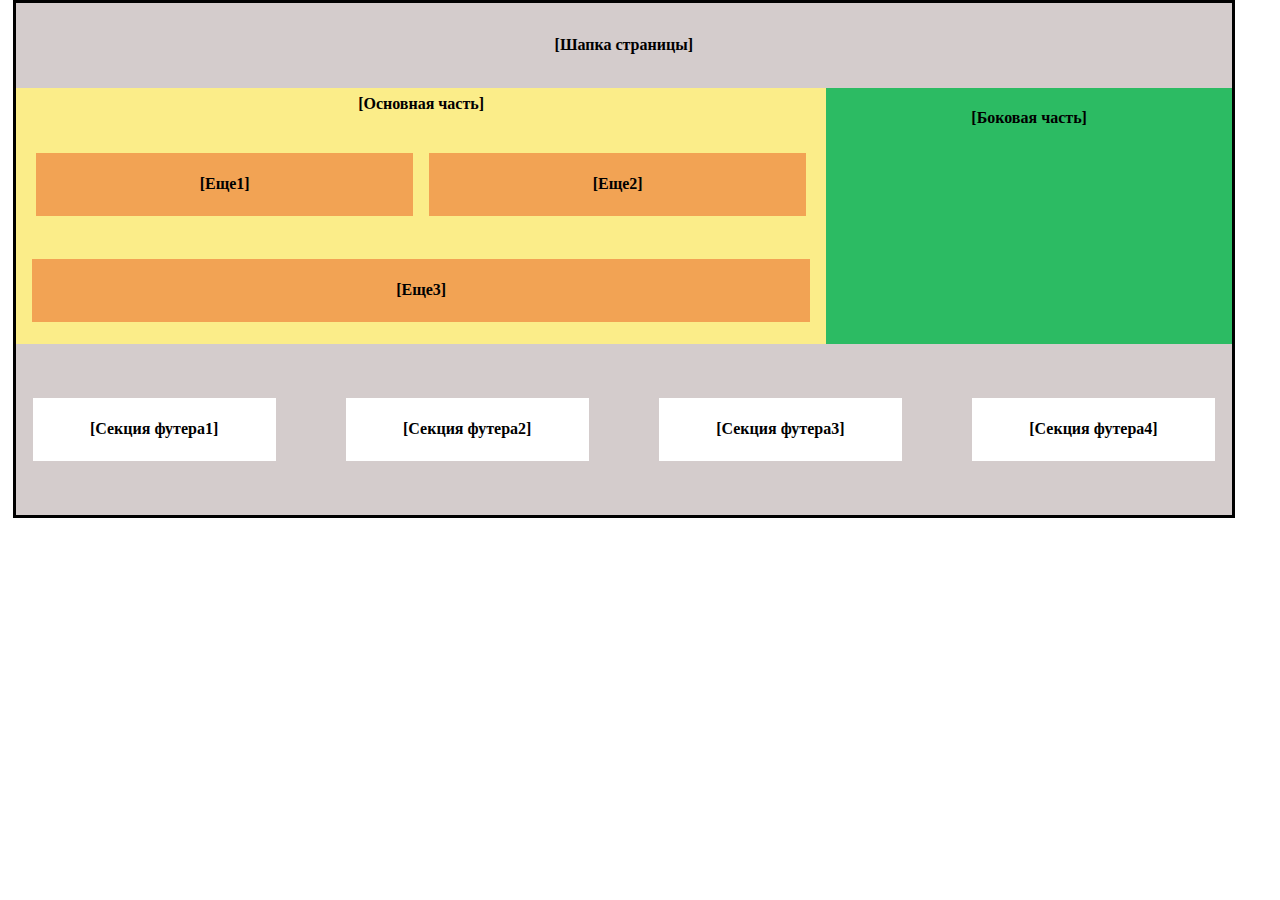
<file: hw7/table/adaptive1/index.html>
<!DOCTYPE html>
<html lang="en">

<head>
    <meta charset="UTF-8">
    <meta http-equiv="X-UA-Compatible" content="IE=edge">
    <meta name="viewport" content="width=device-width, initial-scale=1.0">
    <link rel="stylesheet" href="styles/styles.css">
    <link rel="stylesheet" href="styles/normalize.css">

    <title>Table Grid</title>

</head>

<body>
    <div class="container">
        <header class="header"> [Шапка страницы]</header>
        <main class="main">
            <div class="main1">[Основная часть]
                <section>
                    <div class="else1">[Еще1]</div>
                    <div class="else1">[Еще2]</div>
                </section>
                <article>
                    <div class="else2">[Еще3]</div>
                </article>
            </div>

            <div class="sidebar">[Боковая часть]</div>
        </main>
        <footer class="footer">
            <div class="foot">[Секция футера1]</div>
            <div class="foot">[Секция футера2]</div>
            <div class="foot">[Секция футера3]</div>
            <div class="foot">[Секция футера4]</div>
        </footer>
    </div>
</body>

</html>
</file>
<file: styles/styles.css>
footer {
    display: grid;
    grid-column: 1/12;
    grid-row: 3/4;
    background-color: gray;
    grid-template-columns: repeat(4, 20%);
    align-content: space-around;
    justify-content: space-around;
    grid-gap: 30px;
}

.container {
    display: grid;
    border: solid black;
    width: 90vh;
    height: 25vw;
    font-size: large;
    font-weight: bold;
    text-align: center;
    grid-template-columns: 4fr 4fr;
    grid-template-rows: 1fr 3fr 2fr;
}

.header {
    display: grid;
    grid-row: 1/2;
    grid-column: 1/12;
    align-items: center;
}



.foot {
    display: grid;
    height: 70px;
    background: white;
    align-items: center;
}

.main {
    display: grid;
    grid-row: 2/3;
    grid-column: 1/12;
}

.sidebar {
    display: grid;
    text-align: center;
    grid-column: 9/12;
    align-items: start;
    padding-top: 20px;
}

.main1 {
    display: grid;
    grid-column: 1/9;
    align-items: center;

}

section {
    display: grid;
    margin: 10px;
    grid-gap: 20px;
    grid-template-columns: 1fr 1fr;
    justify-content: space-between;
    align-self: flex-end;
}

.else1 {
    display: grid;
    height: 70px;
    align-items: center;
}

.else2 {
    height: 70px;
    display: grid;
    align-items: center;
    margin: 10px;
}
</file>
<file: hw6-layout/assets/styles/styles.css>
main {
        display: grid;
        justify-content: center;
    }

    footer {
        display: grid;
        margin-left: 20%;
        margin-top: 5%;
        height: 20%;
        width: 40%;
        grid-template-columns: 6fr 3fr 8fr;
        grid-template-rows: 50vh;
        grid-gap: 10%;
        align-items: first baseline;

    }

    button {

        background: #FFFFFF;
        border: 1px solid #FFFFFF;
        border-radius: 40px;
        width: 259px;
        height: 58px;
    }

    button:focus {
        outline: none;
        box-shadow: 0 0 0 3px rgb(229, 98, 146);
    }

    button:hover {
        background-color: rgb(235, 240, 89);
    }

    article {

        width: 1000px;
        font-family: 'Roboto', sans-serif;
        display: grid;
        justify-content: space-around;
        align-items: stretch;
        grid-template-columns: 300px 300px 300px;
        grid-template-rows: 50% 5% 30%;
        grid-gap: 20px;

    }

    .container {
        display: grid;
        grid-template-columns: 8fr 4fr;
        grid-template-rows: 50vh;
        padding: 5%;
        font-family: 'Roboto', sans-serif;

    }

    .mainphoto {
        width: 100%;
        height: 90%;
        background: rgba(58, 81, 205, 0.2);
        opacity: 0.89;
    }

    .infoheader {
        display: grid;
        position: absolute;
        width: 70%;
        height: 80%;
        z-index: 1;
        top: 15%;
        padding-left: 20%;
        color: white;
        align-content: center;
        justify-items: center;
        font-family: 'Roboto', sans-serif;
        text-align: center;
    }

    .choose {
        margin-right: 30px;
        text-decoration: none;
        color: black;
    }

    .choose:hover {
        text-decoration: underline;
    }

    .fullhalf {
        margin-top: 10px;
        display: grid;
        grid-template-columns: 38% 40%;
    }



    #blackbutton {

        background:
            rgba(70, 70, 72, 1);
        color: #FFFFFF;
        border: 1px solid #FFFFFF;
        border-radius: 40px;
        width: 200px;
        height: 65px;
    }

    #yellowbutton {

        border: solid black;
        margin-top: 3%;

    }

    #blackbutton:hover {
        background-color: white;
        color: black;
        border: solid black;

    }

    #review {
        height: 50px;
    }





    #step {
        font-size: 20px;
    }

    #mainmenu {
        display: grid;
        gap: 15px;
    }
</file>
<file: hw6-layout/table/styles/styles.css>
footer {
    display: grid;
    grid-column: 1/12;
    grid-row: 3/4;
    background-color: gray;
    grid-template-columns: repeat(4, 20%);
    align-content: space-around;
    justify-content: space-around;
    grid-gap: 30px;
}

.container {
    display: grid;
    border: solid black;
    width: 90vh;
    height: 25vw;
    font-size: large;
    font-weight: bold;
    text-align: center;
    grid-template-columns: 4fr 4fr;
    grid-template-rows: 1fr 3fr 2fr;
}

.header {
    display: grid;
    grid-row: 1/2;
    grid-column: 1/12;
    align-items: center;
}



.foot {
    display: grid;
    height: 70px;
    background: white;
    align-items: center;
}

.main {
    display: grid;
    grid-row: 2/3;
    grid-column: 1/12;
}

.sidebar {
    display: grid;
    text-align: center;
    grid-column: 9/12;
    align-items: start;
    padding-top: 20px;
}

.main1 {
    display: grid;
    grid-column: 1/9;
    align-items: center;

}

section {
    display: grid;
    margin: 10px;
    grid-gap: 20px;
    grid-template-columns: 1fr 1fr;
    justify-content: space-between;
    align-self: flex-end;
}

.else1 {
    display: grid;
    height: 70px;
    align-items: center;
}

.else2 {
    height: 70px;
    display: grid;
    align-items: center;
    margin: 10px;
}
</file>
<file: hw7/lunchbox/assets/styles/styles.css>
main {
    display: grid;
    justify-content: center;

}

footer {
    display: grid;
    margin-left: 10%;
    margin-top: 5%;
    grid-template-columns: 5fr 3fr 4fr;
    grid-gap: 10%;
    align-items: first baseline;
    text-align: start;
    grid-template-areas:
        "block1 block2 block3"
        "block4 block4 block4"

}

h2 {
    margin-left: 7%;
    font-size: 2em;
}

button {

    background: #FFFFFF;
    border: 1px solid #FFFFFF;
    border-radius: 40px;
    width: 30vh;
    height: 4vw;
}

button:focus {
    outline: none;
    box-shadow: 0 0 0 3px rgb(229, 98, 146);
}

button:hover {
    background-color: rgb(235, 240, 89);
}

.container {
    display: grid;

    img {
        max-width: 100%;
        width: 100%;
    }
}

.biglogo {
    display: grid;
    grid-area: block1;
}

.card {
    height: 20vh;
    display: grid;
    align-items: start;
    margin: 2%;
    background-color: rgb(242, 163, 84);
    grid-area: block4;
}




.network {
    display: flex;
    margin-top: 5%;
    grid-gap: 30px;
}

.first {
    display: grid;
    grid-template-columns: 7fr 5fr;
    grid-template-rows: 50vh;
    padding: 5%;
    font-family: 'Roboto', sans-serif;
    margin-bottom: 10%;

}

.second {
    display: grid;
    justify-content: space-around;
    align-items: stretch;
    width: 90%;
    font-family: 'Roboto', sans-serif;
    grid-template-columns: 15% 15% 20%;
    grid-template-rows: 50% 5% 30%;
    text-align: justify;
    grid-gap: 20px;


}

.third {
    display: grid;
    grid-template-columns: 30% 55%;
    grid-template-rows: 75%;
    justify-content: space-between;
    align-items: center;
    width: 90%;
    font-family: 'Roboto', sans-serif;
    text-align: start;

    margin-left: 10%;


}

.food {
    grid-template-columns: 6fr 6fr;
    grid-template-rows: 50vh;

}


.info {
    padding: 5%;
    font-family: 'Roboto', sans-serif;
    margin-bottom: 5%;
    margin-left: 10%;
    text-align: start;

}

.mainphoto {
    width: 100%;
    height: 90%;
    background: rgba(58, 81, 205, 0.2);
    opacity: 0.89;
}

.infoheader {
    display: grid;
    position: absolute;
    width: 70%;
    height: 80%;
    z-index: 1;
    top: 15%;
    padding-left: 20%;
    color: white;
    align-content: center;
    justify-items: center;
    font-family: 'Roboto', sans-serif;
    text-align: center;
}

.choose {
    margin-right: 30px;
    text-decoration: none;
    color: black;
}

.choose:hover {
    text-decoration: underline;
}

.fullhalf {
    display: grid;
    grid-template-columns: 1fr 1fr 1fr;

    margin-top: 5%;
}



.size100 {
    font-size: 10vh;
}

.size50 {
    font-size: 5vh;
}

.size30 {
    font-size: 3vh;
}

.mail {
    color: black;
}

#blackbutton {

    background:
        rgba(70, 70, 72, 1);
    color: #FFFFFF;
    border: 1px solid #FFFFFF;
    border-radius: 40px;
    width: 10vw;
    height: 7vh;
}

#yellowbutton {
    justify-self: end;
    border: solid black;
    margin-top: 3%;
    margin-right: 20%;
    margin-bottom: 10%;


}

#blackbutton:hover {
    background-color: white;
    color: black;
    border: solid black;

}

#review {
    height: 13%;
}

.step {
    font-size: 1.5em;
}

#mainmenu1 {
    display: grid;
    gap: 15px;
    grid-area: block2;

}

#mainmenu2 {
    display: grid;
    gap: 15px;
    grid-area: block3;

}

#square {
    height: 100%;
    width: 20vw;
}

#food {
    height: 100%;
    width: 15vw;
}

#butplus {
    height: 10vh;
    width: 10vw;
}




@media screen and (min-width: 600px) and (max-width: 1023px) {
    footer {
        display: none;
    }

    img {
        max-width: 100%;
        width: 100%;
    }


}


@media screen and (max-width: 599px) {

    .third {
        display: none;
    }

    footer {
        display: none;
    }

    img {
        max-width: 100%;
        width: 100%;
    }


    header {
        height: 20%;

    }

    button {

        background: #FFFFFF;
        border: 1px solid #FFFFFF;
        border-radius: 40px;
        width: 30vh;
        height: 4vw;
        font-size: 12px;
    }

    .infoheader {
        border: solid blueviolet;
        display: grid;

        top: 20px;
        z-index: 1;

        color: rgb(60, 83, 218);
        font-family: 'Roboto', sans-serif;
        align-content: start;



    }

    .first {
        height: 20%;



    }

    .second {
        font-size: 12px;
        height: 20%;
    }

    .info {
        height: 20%;
        font-size: 12px;

    }

    .size100 {
        font-size: 12px;
    }

    .size50 {
        font-size: 12px;
    }

    .size30 {
        font-size: 12px;
    }

}
</file>
<file: hw8/layout8/assets/styles/styles.css>
.basket {
       width: 20%;
   }

   .bigtitle {
       font-size: 5rem;
       font-family: Vina Sans, sans-serif;
       font-weight: bold;
   }

   button {
       font-family: Roboto Slab, sans-serif;
       background-color: blueviolet;
       border: blueviolet;
       color: white;
       font-weight: bold;
   }

   .button_bigbutton {

       width: 17vw;
       height: 10vh;
       font-size: 3rem;
       border-radius: 65px;
       margin-left: 20px;
       font-family: Roboto Slab, sans-serif;
       font-weight: bold;
   }

   .cards {
       margin-left: 5%;
   }

   .card-body {
       margin-top: 25%;
   }

   .card-news {
       padding-top: 5%;
       padding-left: 5%;
       background-color: rgb(227, 97, 97);
       height: 80%;
       color: white;

   }



   .col {
       padding: 10px;
   }



   .logobut {
       display: flex;
       justify-content: space-between;
       align-items: center;
       padding-right: 50px;
   }


   .logobut__logo {
       width: 30%;
   }



   .mainbox {

       width: 70%;
       font-family: 'Intro ';
       font-size: 2rem;
       margin-top: 10%;
       margin-left: 5%;
   }


   .mainbox__text {
       margin-top: 5%;
       font-family: Roboto Slab, sans-serif;
   }



   nav {
       justify-content: start;

   }

   .nav-item {

       font-size: 2rem;
       font-family: Roboto Slab, sans-serif;
       margin-top: 5%;

   }

   .nav-head {

       color: blueviolet;
       text-decoration: none;
       padding: 15px;


   }

   .nav-footer {

       color: black;
       font-style: italic;
       text-decoration: none;
       padding: 15px;
   }


   .pic {
       display: grid;
   }

   .pic__background {
       opacity: 0.90;
       width: 100%;
   }

   .pic__guy {
       position: absolute;
       z-index: 1;
       margin-top: 5%;
       margin-left: 5%;
   }

   .row {

       font-size: 2rem;
       justify-content: center;

   }

   .topbutton {
       width: 10vw;
       height: 7vh;
       border-radius: 50px;
       margin-left: 20px;
       font-size: 1rem;
       font-family: Roboto Slab, sans-serif;
   }



   .virtualreal-info {
       display: grid;
       grid-template-columns: 1fr 1fr;
       justify-content: space-around;
   }
</file>
<file: hw7/table/adaptive/styles/styles.css>
footer {
    display: grid;
    grid-column: 1/12;
    grid-row: 3/4;
    background-color: rgb(212, 204, 204);
    grid-template-columns: repeat(4, 20%);
    align-content: space-around;
    justify-content: space-around;
    grid-gap: 3%;
}

.container {
    display: grid;
    margin-left: 1%;
    border: solid black;
    width: 95%;
    height: 40vw;
    font-size: 2vh;
    font-weight: bold;
    text-align: center;
    grid-template-columns: 4fr 4fr;
    grid-template-rows: 1fr 3fr 2fr;
}

.header {
    display: grid;
    grid-row: 1/2;
    grid-column: 1/12;
    align-items: center;
    background-color: rgb(212, 204, 204);
}



.foot {
    display: grid;
    height: 7vh;
    background: white;
    align-items: center;
}

.main {
    display: grid;
    grid-row: 2/3;
    grid-column: 1/12;
}

.sidebar {
    display: grid;
    text-align: center;
    grid-column: 9/12;
    align-items: start;
    padding-top: 2%;
    background-color: rgb(44, 187, 99);
}

.main1 {
    display: grid;
    grid-column: 1/9;
    align-items: center;
    background-color: rgb(251, 237, 137);

}

section {
    display: grid;
    margin: 20px;
    grid-gap: 2%;
    grid-template-columns: 1fr 1fr;
    justify-content: space-between;
    align-self: flex-end;
}

.else1 {
    display: grid;
    height: 7vh;
    align-items: center;
    background-color: rgb(242, 163, 84);
}

.else2 {
    height: 7vh;
    display: grid;
    align-items: center;
    margin: 2%;
    background-color: rgb(242, 163, 84);
}
</file>
<file: hw7/table/adaptive1/styles/styles.css>
footer {
    display: grid;
    grid-column: 1/12;
    grid-row: 3/4;
    background-color: rgb(212, 204, 204);
    grid-template-columns: repeat(4, 20%);
    align-content: space-around;
    justify-content: space-around;
    grid-gap: 3%;
}


.header {
    display: grid;
    grid-row: 1/2;
    grid-column: 1/12;
    align-items: center;
    background-color: rgb(212, 204, 204);

}



.foot {
    display: grid;
    height: 7vh;
    background: white;
    align-items: center;
}

.main {
    display: grid;
    grid-row: 2/3;
    grid-column: 1/12;
    grid-template-columns: 8fr 4fr;

}

.sidebar {
    display: grid;
    text-align: center;
    padding-top: 5%;

    background-color: rgb(44, 187, 99);

}

.main1 {
    display: grid;
    align-items: center;
    background-color: rgb(251, 237, 137);


}

section {
    display: grid;
    margin: 20px;
    grid-gap: 2%;
    grid-template-columns: 1fr 1fr;
    justify-content: space-between;
    align-self: flex-end;
}

.else1 {
    display: grid;
    height: 7vh;
    align-items: center;
    background-color: rgb(242, 163, 84);
}

.else2 {
    height: 7vh;
    display: grid;
    align-items: center;
    margin: 2%;
    background-color: rgb(242, 163, 84);
}

@media screen and (min-width: 800px) {

    .container {
        display: grid;
        margin-left: 1%;
        border: solid black;
        width: 95%;
        height: 40vw;
        font-size: 1em;
        font-weight: bold;
        text-align: center;
        grid-template-columns: 8fr 4fr;
        grid-template-rows: 1fr 3fr 2fr;

    }
}

@media screen and (min-width: 400px) and (max-width: 799px) {
    .footer {
        display: none;
    }

    .container {
        display: grid;
        font-size: 1em;
        grid-template-columns: 8fr 4fr;
        grid-template-rows: 30% 1fr;
        height: 70vh;
        width: 100vw;
        text-align: center;


    }
}


@media screen and (max-width: 399px) {
    .footer {
        display: none;
    }

    .main {

        grid-template-columns: 1fr;
        grid-template-rows: 50% 50%;

    }

    .main1 {
        text-align: center;
        height: 30vh;

    }

    .header {
        text-align: center;
        height: 30vh;

    }

    .sidebar {
        text-align: center;
        height: 30vh;
        padding-top: 0;

    }

}
</file>
